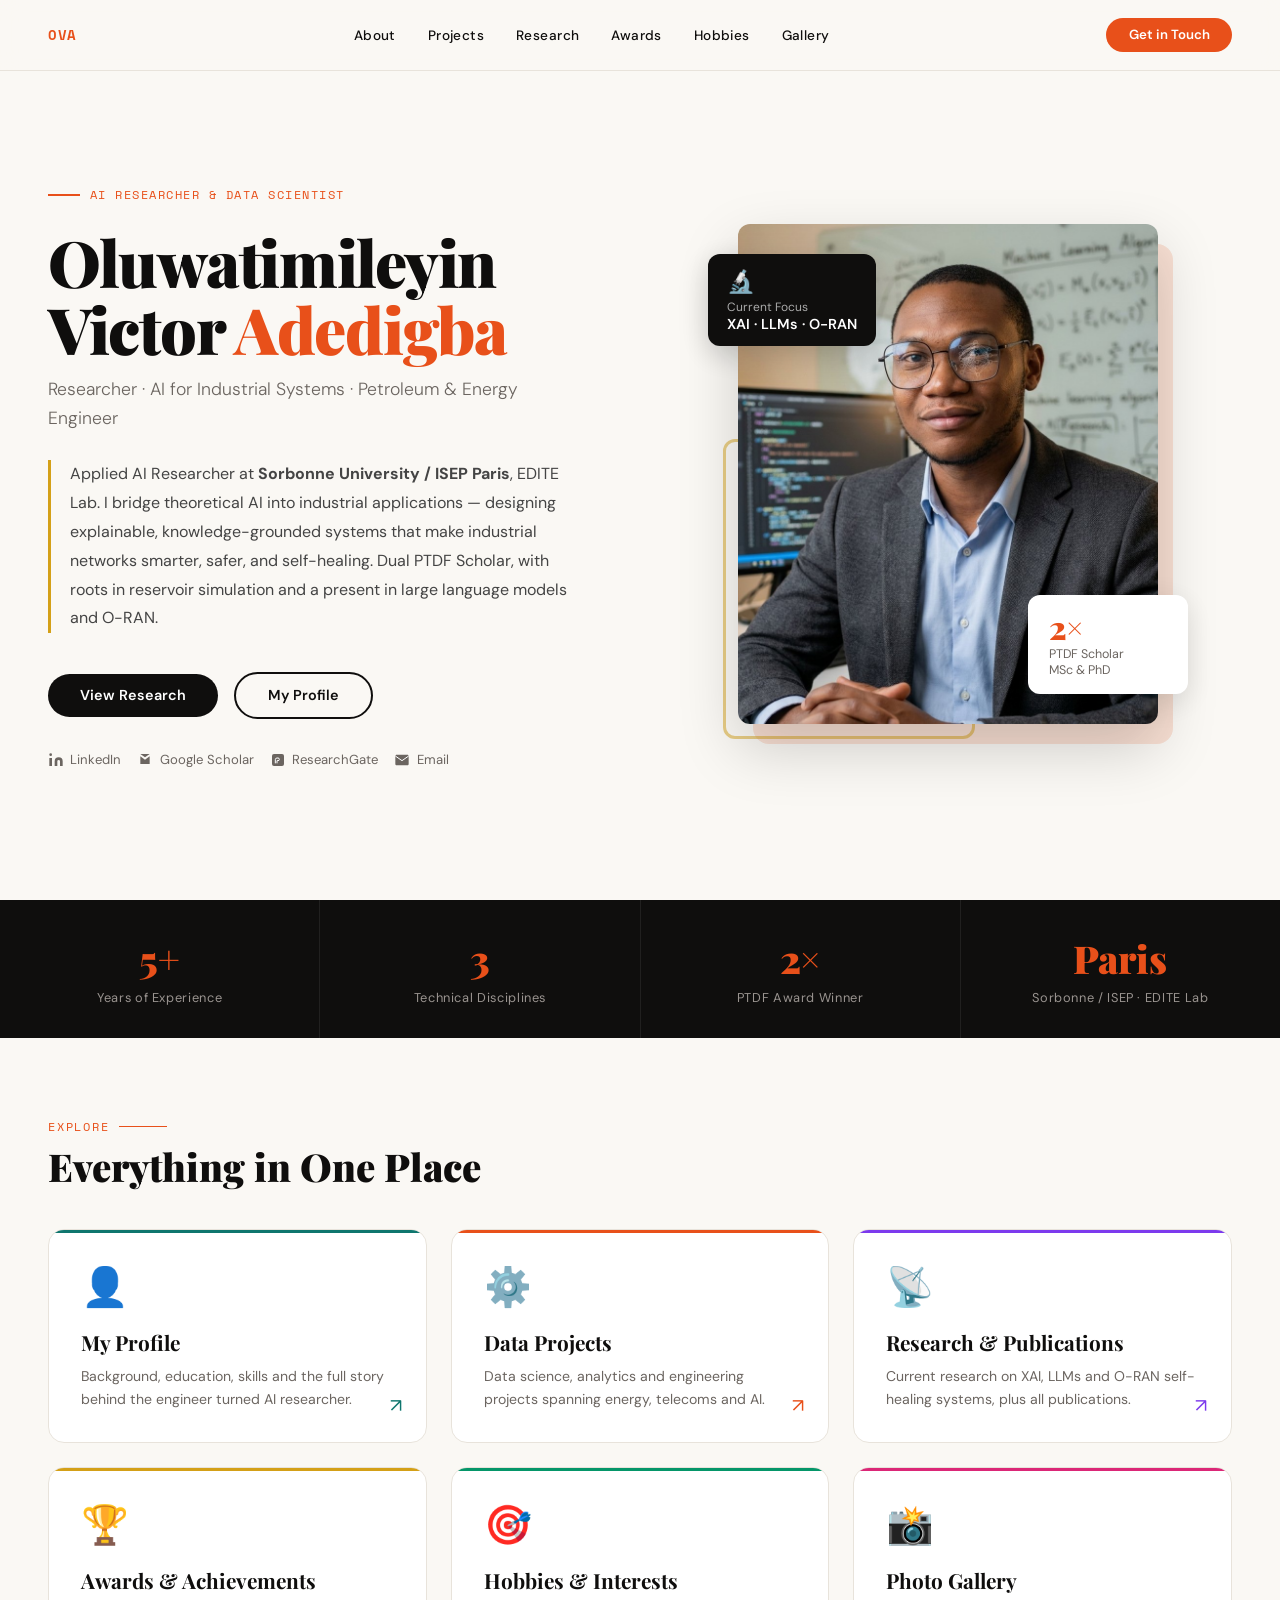
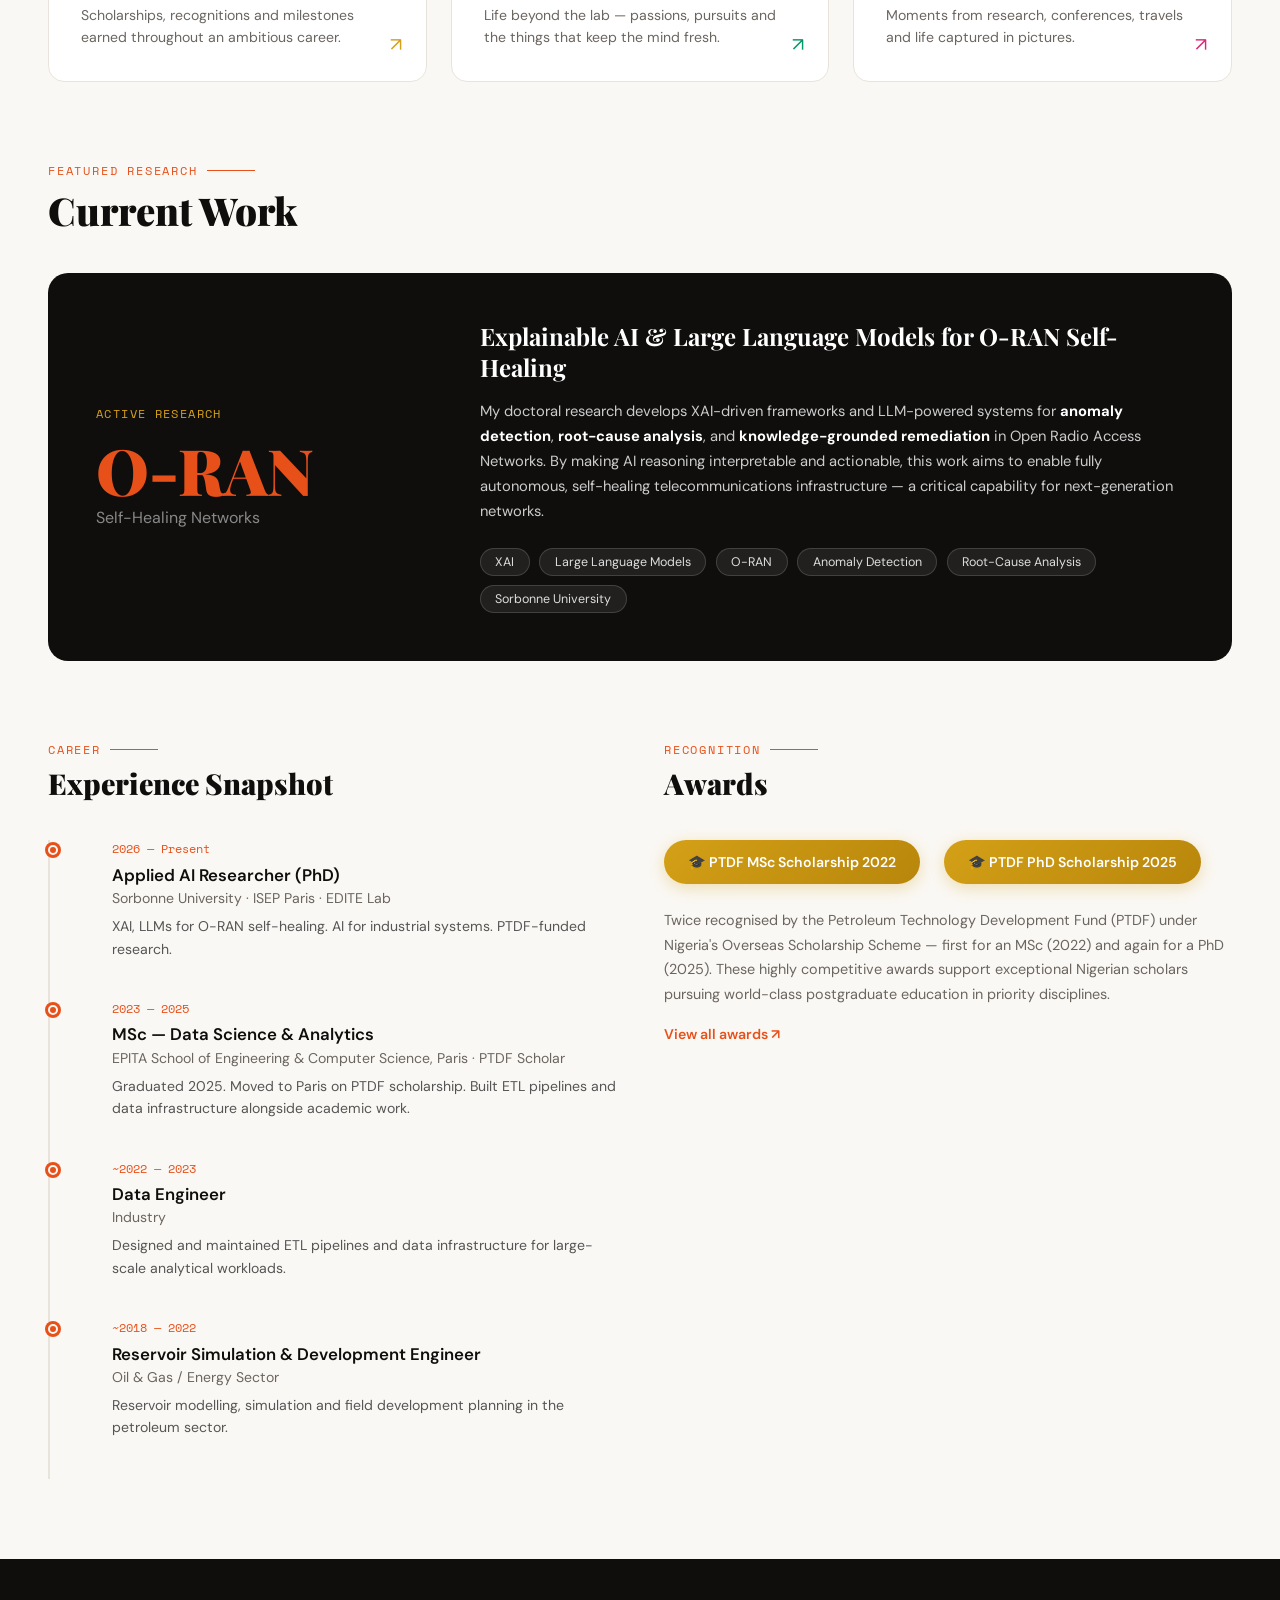
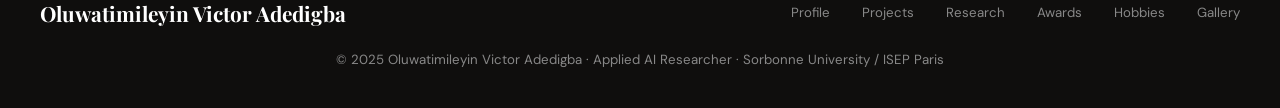
<file: index.html>
<!DOCTYPE html>
<html lang="en">
<head>
  <meta charset="UTF-8">
  <meta name="viewport" content="width=device-width, initial-scale=1.0">
  <title>Oluwatimileyin Victor Adedigba — AI Researcher & Data Scientist</title>
  <link rel="preconnect" href="https://fonts.googleapis.com">
  <link href="https://fonts.googleapis.com/css2?family=Playfair+Display:wght@700;900&family=DM+Sans:wght@300;400;500;600&family=Space+Mono:wght@400;700&display=swap" rel="stylesheet">
  <style>
    :root {
      --ink: #0f0e0d;
      --cream: #faf8f4;
      --accent: #e8501a;
      --gold: #d4a017;
      --teal: #0f766e;
      --mid: #6b6560;
      --card-bg: #ffffff;
      --border: #e8e3db;
    }
    *, *::before, *::after { box-sizing: border-box; margin: 0; padding: 0; }
    html { scroll-behavior: smooth; }
    body {
      font-family: 'DM Sans', sans-serif;
      background: var(--cream);
      color: var(--ink);
      overflow-x: hidden;
    }

    /* NAV */
    nav {
      position: fixed; top: 0; left: 0; right: 0;
      z-index: 100;
      display: flex; align-items: center; justify-content: space-between;
      padding: 1.1rem 3rem;
      background: rgba(250,248,244,0.92);
      backdrop-filter: blur(12px);
      border-bottom: 1px solid var(--border);
    }
    .nav-logo {
      font-family: 'Space Mono', monospace;
      font-size: 0.85rem; font-weight: 700;
      color: var(--accent); letter-spacing: 0.05em;
      text-decoration: none;
    }
    .nav-links { display: flex; gap: 2rem; list-style: none; }
    .nav-links a {
      font-size: 0.85rem; font-weight: 500; color: var(--ink);
      text-decoration: none; letter-spacing: 0.03em;
      transition: color 0.2s;
    }
    .nav-links a:hover { color: var(--accent); }
    .nav-cta {
      background: var(--accent); color: #fff;
      padding: 0.55rem 1.4rem; border-radius: 2rem;
      font-size: 0.83rem; font-weight: 600; text-decoration: none;
      transition: background 0.2s, transform 0.15s;
    }
    .nav-cta:hover { background: #c43e10; transform: translateY(-1px); }

    /* HERO */
    .hero {
      min-height: 100vh;
      display: grid; grid-template-columns: 1fr 1fr;
      align-items: center;
      padding: 7rem 3rem 4rem;
      gap: 3rem;
      max-width: 1300px; margin: 0 auto;
    }
    .hero-text { padding-right: 2rem; }
    .hero-eyebrow {
      display: inline-flex; align-items: center; gap: 0.6rem;
      font-family: 'Space Mono', monospace;
      font-size: 0.78rem; letter-spacing: 0.12em;
      color: var(--accent); text-transform: uppercase;
      margin-bottom: 1.5rem;
    }
    .hero-eyebrow::before {
      content: ''; display: block;
      width: 2rem; height: 2px; background: var(--accent);
    }
    .hero-name {
      font-family: 'Playfair Display', serif;
      font-size: clamp(2.8rem, 5vw, 4.5rem);
      font-weight: 900; line-height: 1.05;
      letter-spacing: -0.02em;
      margin-bottom: 0.8rem;
    }
    .hero-name span { color: var(--accent); }
    .hero-title {
      font-family: 'DM Sans', sans-serif;
      font-size: 1.1rem; font-weight: 300; color: var(--mid);
      margin-bottom: 1.8rem; line-height: 1.6;
    }
    .hero-bio {
      font-size: 1rem; line-height: 1.8; color: #444; max-width: 520px;
      margin-bottom: 2.4rem; border-left: 3px solid var(--gold);
      padding-left: 1.2rem;
    }
    .hero-actions { display: flex; gap: 1rem; flex-wrap: wrap; align-items: center; }
    .btn-primary {
      background: var(--ink); color: #fff;
      padding: 0.8rem 2rem; border-radius: 3rem;
      font-weight: 600; font-size: 0.9rem;
      text-decoration: none; transition: all 0.2s;
    }
    .btn-primary:hover { background: var(--accent); transform: translateY(-2px); }
    .btn-outline {
      border: 2px solid var(--ink); color: var(--ink);
      padding: 0.8rem 2rem; border-radius: 3rem;
      font-weight: 600; font-size: 0.9rem;
      text-decoration: none; transition: all 0.2s;
    }
    .btn-outline:hover { border-color: var(--accent); color: var(--accent); }
    .hero-socials {
      display: flex; gap: 1rem; margin-top: 2rem; align-items: center;
    }
    .hero-socials a {
      display: flex; align-items: center; gap: 0.4rem;
      font-size: 0.82rem; color: var(--mid); text-decoration: none;
      transition: color 0.2s;
    }
    .hero-socials a:hover { color: var(--accent); }

    /* HERO IMAGE */
    .hero-image-wrap {
      position: relative; display: flex; justify-content: center;
    }
    .hero-photo-frame {
      position: relative; width: 420px; height: 500px;
    }
    .hero-photo-bg {
      position: absolute; top: 20px; right: -15px;
      width: 100%; height: 100%;
      background: var(--accent); border-radius: 16px;
      opacity: 0.15;
    }
    .hero-photo-accent {
      position: absolute; bottom: -15px; left: -15px;
      width: 60%; height: 60%;
      border: 3px solid var(--gold); border-radius: 12px;
      opacity: 0.5;
    }
    .hero-photo {
      position: relative; z-index: 2;
      width: 100%; height: 100%;
      object-fit: cover; border-radius: 12px;
      box-shadow: 0 24px 60px rgba(0,0,0,0.18);
    }
    .hero-badge {
      position: absolute; z-index: 3; bottom: 30px; right: -30px;
      background: var(--card-bg);
      border-radius: 12px; padding: 1rem 1.3rem;
      box-shadow: 0 8px 30px rgba(0,0,0,0.12);
      min-width: 160px;
    }
    .hero-badge .badge-num {
      font-family: 'Playfair Display', serif;
      font-size: 2rem; font-weight: 900; color: var(--accent);
      line-height: 1;
    }
    .hero-badge .badge-label {
      font-size: 0.78rem; color: var(--mid); margin-top: 0.2rem;
    }
    .hero-badge2 {
      position: absolute; z-index: 3; top: 30px; left: -30px;
      background: var(--ink);
      border-radius: 12px; padding: 0.8rem 1.2rem;
      box-shadow: 0 8px 30px rgba(0,0,0,0.2);
    }
    .hero-badge2 .b2-icon { font-size: 1.4rem; }
    .hero-badge2 .b2-text { font-size: 0.75rem; color: #aaa; margin-top: 0.2rem; }
    .hero-badge2 .b2-val { font-size: 0.9rem; color: #fff; font-weight: 600; }

    /* STATS ROW */
    .stats-row {
      background: var(--ink); color: #fff;
      display: flex; gap: 0; overflow: hidden;
    }
    .stat-item {
      flex: 1; padding: 2rem 2.5rem; text-align: center;
      border-right: 1px solid rgba(255,255,255,0.08);
    }
    .stat-item:last-child { border-right: none; }
    .stat-num {
      font-family: 'Playfair Display', serif;
      font-size: 2.4rem; font-weight: 900; color: var(--accent);
    }
    .stat-label {
      font-size: 0.8rem; color: #9a9490; margin-top: 0.3rem; letter-spacing: 0.05em;
    }

    /* SECTIONS */
    .section {
      padding: 5rem 3rem;
      max-width: 1300px; margin: 0 auto;
    }
    .section-label {
      font-family: 'Space Mono', monospace;
      font-size: 0.75rem; letter-spacing: 0.15em; text-transform: uppercase;
      color: var(--accent); margin-bottom: 0.6rem;
      display: flex; align-items: center; gap: 0.6rem;
    }
    .section-label::after {
      content: ''; flex: 1; max-width: 3rem; height: 1px; background: var(--accent);
    }
    .section-title {
      font-family: 'Playfair Display', serif;
      font-size: clamp(1.8rem, 3vw, 2.6rem); font-weight: 900;
      margin-bottom: 2.5rem; line-height: 1.15;
    }

    /* PAGES GRID */
    .pages-grid {
      display: grid;
      grid-template-columns: repeat(3, 1fr);
      gap: 1.5rem;
    }
    .page-card {
      background: var(--card-bg);
      border: 1px solid var(--border);
      border-radius: 16px; padding: 2rem;
      text-decoration: none; color: var(--ink);
      transition: all 0.25s;
      position: relative; overflow: hidden;
    }
    .page-card::before {
      content: ''; position: absolute; top: 0; left: 0; right: 0;
      height: 3px;
      background: var(--card-accent, var(--accent));
    }
    .page-card:hover {
      transform: translateY(-5px);
      box-shadow: 0 16px 40px rgba(0,0,0,0.1);
    }
    .page-card-icon {
      font-size: 2.4rem; margin-bottom: 1rem;
    }
    .page-card-title {
      font-family: 'Playfair Display', serif;
      font-size: 1.3rem; font-weight: 700; margin-bottom: 0.6rem;
    }
    .page-card-desc {
      font-size: 0.88rem; color: var(--mid); line-height: 1.6;
    }
    .page-card-arrow {
      position: absolute; bottom: 1.5rem; right: 1.5rem;
      font-size: 1.2rem; color: var(--card-accent, var(--accent));
      transition: transform 0.2s;
    }
    .page-card:hover .page-card-arrow { transform: translate(3px, -3px); }

    /* RESEARCH HIGHLIGHT */
    .research-highlight {
      background: var(--ink); color: #fff;
      border-radius: 20px; padding: 3rem;
      display: grid; grid-template-columns: 1fr 2fr; gap: 2rem;
      align-items: center; margin-top: 1rem;
    }
    .rh-label {
      font-family: 'Space Mono', monospace; font-size: 0.72rem;
      letter-spacing: 0.12em; text-transform: uppercase; color: var(--gold);
      margin-bottom: 1rem;
    }
    .rh-num {
      font-family: 'Playfair Display', serif; font-size: 4rem;
      font-weight: 900; color: var(--accent); line-height: 1;
    }
    .rh-unit { font-size: 1rem; color: #888; margin-top: 0.3rem; }
    .rh-title {
      font-family: 'Playfair Display', serif; font-size: 1.5rem;
      font-weight: 700; margin-bottom: 1rem; line-height: 1.3;
    }
    .rh-desc { font-size: 0.92rem; color: #ccc; line-height: 1.7; }
    .rh-tags { display: flex; gap: 0.6rem; flex-wrap: wrap; margin-top: 1.5rem; }
    .rh-tag {
      background: rgba(255,255,255,0.08); border: 1px solid rgba(255,255,255,0.15);
      border-radius: 2rem; padding: 0.3rem 0.9rem;
      font-size: 0.78rem; color: #ddd;
    }

    /* EXPERIENCE TIMELINE */
    .timeline {
      position: relative; padding-left: 2rem;
    }
    .timeline::before {
      content: ''; position: absolute; left: 0; top: 0; bottom: 0;
      width: 2px; background: var(--border);
    }
    .timeline-item {
      position: relative; padding: 0 0 2.5rem 2rem;
    }
    .timeline-item::before {
      content: ''; position: absolute; left: -2rem;
      top: 0.3rem; width: 10px; height: 10px; border-radius: 50%;
      background: var(--accent); border: 2px solid var(--cream);
      box-shadow: 0 0 0 3px var(--accent);
    }
    .timeline-date {
      font-family: 'Space Mono', monospace; font-size: 0.75rem;
      color: var(--accent); margin-bottom: 0.4rem;
    }
    .timeline-role {
      font-weight: 600; font-size: 1.05rem; margin-bottom: 0.2rem;
    }
    .timeline-org {
      font-size: 0.88rem; color: var(--mid); margin-bottom: 0.5rem;
    }
    .timeline-desc { font-size: 0.88rem; color: #555; line-height: 1.6; }

    /* AWARDS */
    .awards-row {
      display: flex; gap: 1.5rem; flex-wrap: wrap; margin-top: 0.5rem;
    }
    .award-pill {
      display: flex; align-items: center; gap: 0.8rem;
      background: linear-gradient(135deg, var(--gold), #b8860b);
      color: #fff; border-radius: 50px; padding: 0.8rem 1.5rem;
      font-size: 0.88rem; font-weight: 600;
      box-shadow: 0 4px 15px rgba(212,160,23,0.3);
    }

    /* FOOTER */
    footer {
      background: var(--ink); color: #888;
      text-align: center; padding: 2.5rem;
      font-size: 0.83rem;
    }
    footer a { color: var(--accent); text-decoration: none; }
    footer .footer-top {
      display: flex; justify-content: space-between; align-items: center;
      max-width: 1200px; margin: 0 auto 1.5rem; flex-wrap: wrap; gap: 1rem;
    }
    .footer-name {
      font-family: 'Playfair Display', serif; font-size: 1.3rem;
      font-weight: 700; color: #fff;
    }
    .footer-links { display: flex; gap: 2rem; list-style: none; }
    .footer-links a { color: #888; text-decoration: none; font-size: 0.83rem; }
    .footer-links a:hover { color: var(--accent); }

    /* HAMBURGER — mobile */
    .nav-toggle { display: none; cursor: pointer; background: none; border: none; }
    .nav-toggle span {
      display: block; width: 22px; height: 2px; background: var(--ink);
      margin: 4px 0; transition: all 0.3s;
    }

    /* ANIMATIONS */
    @keyframes fadeUp {
      from { opacity: 0; transform: translateY(24px); }
      to   { opacity: 1; transform: translateY(0); }
    }
    .hero-text > * { animation: fadeUp 0.7s ease both; }
    .hero-eyebrow  { animation-delay: 0.1s; }
    .hero-name     { animation-delay: 0.2s; }
    .hero-title    { animation-delay: 0.3s; }
    .hero-bio      { animation-delay: 0.4s; }
    .hero-actions  { animation-delay: 0.5s; }
    .hero-socials  { animation-delay: 0.6s; }

    /* RESPONSIVE */
    @media (max-width: 900px) {
      nav { padding: 1rem 1.5rem; }
      .nav-links, .nav-cta { display: none; }
      .nav-toggle { display: block; }
      .hero { grid-template-columns: 1fr; text-align: center; padding: 6rem 1.5rem 3rem; }
      .hero-text { padding-right: 0; }
      .hero-bio { border-left: none; padding-left: 0; border-top: 3px solid var(--gold); padding-top: 1rem; }
      .hero-actions { justify-content: center; }
      .hero-socials { justify-content: center; }
      .hero-image-wrap { order: -1; }
      .hero-photo-frame { width: 280px; height: 330px; }
      .hero-badge { right: -10px; bottom: 10px; }
      .hero-badge2 { display: none; }
      .pages-grid { grid-template-columns: 1fr 1fr; }
      .stats-row { flex-wrap: wrap; }
      .stat-item { flex: 0 0 50%; border-right: none; border-bottom: 1px solid rgba(255,255,255,0.08); }
      .research-highlight { grid-template-columns: 1fr; }
      .section { padding: 3rem 1.5rem; }
    }
    @media (max-width: 520px) {
      .pages-grid { grid-template-columns: 1fr; }
      .stat-item { flex: 0 0 100%; }
    }
  </style>
</head>
<body>

<!-- NAVIGATION -->
<nav>
  <a href="index.html" class="nav-logo">OVA</a>
  <ul class="nav-links">
    <li><a href="profile.html">About</a></li>
    <li><a href="projects.html">Projects</a></li>
    <li><a href="research.html">Research</a></li>
    <li><a href="awards.html">Awards</a></li>
    <li><a href="hobbies.html">Hobbies</a></li>
    <li><a href="photos.html">Gallery</a></li>
  </ul>
  <a href="mailto:timelvic@live.co.uk" class="nav-cta">Get in Touch</a>
  <button class="nav-toggle" aria-label="Menu">
    <span></span><span></span><span></span>
  </button>
</nav>

<!-- HERO -->
<main>
  <section class="hero" aria-label="Hero section">
    <div class="hero-text">
      <div class="hero-eyebrow">AI Researcher &amp; Data Scientist</div>
      <h1 class="hero-name">
        Oluwatimileyin<br>Victor <span>Adedigba</span>
      </h1>
      <p class="hero-title">Researcher · AI for Industrial Systems · Petroleum &amp; Energy Engineer</p>
      <p class="hero-bio">
        Applied AI Researcher at <strong>Sorbonne University / ISEP Paris</strong>, EDITE Lab. 
        I bridge theoretical AI into industrial applications — designing 
        explainable, knowledge-grounded systems that make industrial networks smarter, 
        safer, and self-healing. Dual PTDF Scholar, with roots in reservoir simulation 
        and a present in large language models and O-RAN.
      </p>
      <div class="hero-actions">
        <a href="research.html" class="btn-primary">View Research</a>
        <a href="profile.html" class="btn-outline">My Profile</a>
      </div>
      <div class="hero-socials">
        <a href="https://www.linkedin.com/in/victor-adedigba/" target="_blank">
          <svg width="16" height="16" viewBox="0 0 24 24" fill="currentColor"><path d="M16 8a6 6 0 0 1 6 6v7h-4v-7a2 2 0 0 0-2-2 2 2 0 0 0-2 2v7h-4v-7a6 6 0 0 1 6-6zM2 9h4v12H2z"/><circle cx="4" cy="4" r="2"/></svg>
          LinkedIn
        </a>
        <a href="https://scholar.google.com/citations?hl=en&user=VD_4vW0AAAAJ" target="_blank">
          <svg width="16" height="16" viewBox="0 0 24 24" fill="currentColor"><path d="M5 3l7 5 7-5H5zm9 7l5-3.5V18H5V6.5L10 10l2 1.5L14 10z"/></svg>
          Google Scholar
        </a>
        <a href="https://www.researchgate.net/profile/Oluwatimileyin-Adedigba" target="_blank">
          <svg width="16" height="16" viewBox="0 0 24 24" fill="currentColor"><rect x="3" y="3" width="18" height="18" rx="3"/><path d="M8 17v-5.5A2.5 2.5 0 0 1 10.5 9H12a2 2 0 0 1 0 4h-1.5V17" fill="none" stroke="#fff" stroke-width="1.5"/></svg>
          ResearchGate
        </a>
        <a href="mailto:timelvic@live.co.uk">
          <svg width="16" height="16" viewBox="0 0 24 24" fill="currentColor"><path d="M4 4h16c1.1 0 2 .9 2 2v12c0 1.1-.9 2-2 2H4c-1.1 0-2-.9-2-2V6c0-1.1.9-2 2-2z"/><polyline points="22,6 12,13 2,6" fill="none" stroke="white" stroke-width="1.5"/></svg>
          Email
        </a>
      </div>
    </div>

    <div class="hero-image-wrap">
      <div class="hero-photo-frame">
        <div class="hero-photo-bg"></div>
        <div class="hero-photo-accent"></div>
        <img src="[data-uri]" alt="Oluwatimileyin Victor Adedigba" class="hero-photo">
        <div class="hero-badge">
          <div class="badge-num">2×</div>
          <div class="badge-label">PTDF Scholar<br>MSc &amp; PhD</div>
        </div>
        <div class="hero-badge2">
          <div class="b2-icon">🔬</div>
          <div class="b2-text">Current Focus</div>
          <div class="b2-val">XAI · LLMs · O-RAN</div>
        </div>
      </div>
    </div>
  </section>
</main>

<!-- STATS -->
<div class="stats-row">
  <div class="stat-item">
    <div class="stat-num">5+</div>
    <div class="stat-label">Years of Experience</div>
  </div>
  <div class="stat-item">
    <div class="stat-num">3</div>
    <div class="stat-label">Technical Disciplines</div>
  </div>
  <div class="stat-item">
    <div class="stat-num">2×</div>
    <div class="stat-label">PTDF Award Winner</div>
  </div>
  <div class="stat-item">
    <div class="stat-num">Paris</div>
    <div class="stat-label">Sorbonne / ISEP · EDITE Lab</div>
  </div>
</div>

<!-- EXPLORE SECTIONS -->
<section class="section">
  <div class="section-label">Explore</div>
  <h2 class="section-title">Everything in One Place</h2>
  <div class="pages-grid">
    <a href="profile.html" class="page-card" style="--card-accent: #0f766e;">
      <div class="page-card-icon">👤</div>
      <div class="page-card-title">My Profile</div>
      <div class="page-card-desc">Background, education, skills and the full story behind the engineer turned AI researcher.</div>
      <div class="page-card-arrow">↗</div>
    </a>
    <a href="projects.html" class="page-card" style="--card-accent: #e8501a;">
      <div class="page-card-icon">⚙️</div>
      <div class="page-card-title">Data Projects</div>
      <div class="page-card-desc">Data science, analytics and engineering projects spanning energy, telecoms and AI.</div>
      <div class="page-card-arrow">↗</div>
    </a>
    <a href="research.html" class="page-card" style="--card-accent: #7c3aed;">
      <div class="page-card-icon">📡</div>
      <div class="page-card-title">Research &amp; Publications</div>
      <div class="page-card-desc">Current research on XAI, LLMs and O-RAN self-healing systems, plus all publications.</div>
      <div class="page-card-arrow">↗</div>
    </a>
    <a href="awards.html" class="page-card" style="--card-accent: #d4a017;">
      <div class="page-card-icon">🏆</div>
      <div class="page-card-title">Awards &amp; Achievements</div>
      <div class="page-card-desc">Scholarships, recognitions and milestones earned throughout an ambitious career.</div>
      <div class="page-card-arrow">↗</div>
    </a>
    <a href="hobbies.html" class="page-card" style="--card-accent: #059669;">
      <div class="page-card-icon">🎯</div>
      <div class="page-card-title">Hobbies &amp; Interests</div>
      <div class="page-card-desc">Life beyond the lab — passions, pursuits and the things that keep the mind fresh.</div>
      <div class="page-card-arrow">↗</div>
    </a>
    <a href="photos.html" class="page-card" style="--card-accent: #db2777;">
      <div class="page-card-icon">📸</div>
      <div class="page-card-title">Photo Gallery</div>
      <div class="page-card-desc">Moments from research, conferences, travels and life captured in pictures.</div>
      <div class="page-card-arrow">↗</div>
    </a>
  </div>
</section>

<!-- RESEARCH HIGHLIGHT -->
<section class="section" style="padding-top:0;">
  <div class="section-label">Featured Research</div>
  <h2 class="section-title">Current Work</h2>
  <div class="research-highlight">
    <div>
      <div class="rh-label">Active Research</div>
      <div class="rh-num">O-RAN</div>
      <div class="rh-unit">Self-Healing Networks</div>
    </div>
    <div>
      <div class="rh-title">Explainable AI &amp; Large Language Models for O-RAN Self-Healing</div>
      <div class="rh-desc">
        My doctoral research develops XAI-driven frameworks and LLM-powered systems for 
        <strong style="color:#fff;">anomaly detection</strong>, 
        <strong style="color:#fff;">root-cause analysis</strong>, and 
        <strong style="color:#fff;">knowledge-grounded remediation</strong> in Open Radio Access Networks. 
        By making AI reasoning interpretable and actionable, this work aims to enable fully 
        autonomous, self-healing telecommunications infrastructure — a critical capability 
        for next-generation networks.
      </div>
      <div class="rh-tags">
        <span class="rh-tag">XAI</span>
        <span class="rh-tag">Large Language Models</span>
        <span class="rh-tag">O-RAN</span>
        <span class="rh-tag">Anomaly Detection</span>
        <span class="rh-tag">Root-Cause Analysis</span>
        <span class="rh-tag">Sorbonne University</span>
      </div>
    </div>
  </div>
</section>

<!-- EXPERIENCE SNAPSHOT -->
<section class="section" style="padding-top:0;">
  <div style="display:grid; grid-template-columns:1fr 1fr; gap:3rem; align-items:start; flex-wrap:wrap;">
    <div>
      <div class="section-label">Career</div>
      <h2 class="section-title" style="font-size:1.8rem;">Experience Snapshot</h2>
      <div class="timeline">
        <div class="timeline-item">
          <div class="timeline-date">2026 — Present</div>
          <div class="timeline-role">Applied AI Researcher (PhD)</div>
          <div class="timeline-org">Sorbonne University · ISEP Paris · EDITE Lab</div>
          <div class="timeline-desc">XAI, LLMs for O-RAN self-healing. AI for industrial systems. PTDF-funded research.</div>
        </div>
        <div class="timeline-item">
          <div class="timeline-date">2023 — 2025</div>
          <div class="timeline-role">MSc — Data Science &amp; Analytics</div>
          <div class="timeline-org">EPITA School of Engineering &amp; Computer Science, Paris · PTDF Scholar</div>
          <div class="timeline-desc">Graduated 2025. Moved to Paris on PTDF scholarship. Built ETL pipelines and data infrastructure alongside academic work.</div>
        </div>
        <div class="timeline-item">
          <div class="timeline-date">~2022 — 2023</div>
          <div class="timeline-role">Data Engineer</div>
          <div class="timeline-org">Industry</div>
          <div class="timeline-desc">Designed and maintained ETL pipelines and data infrastructure for large-scale analytical workloads.</div>
        </div>
        <div class="timeline-item">
          <div class="timeline-date">~2018 — 2022</div>
          <div class="timeline-role">Reservoir Simulation &amp; Development Engineer</div>
          <div class="timeline-org">Oil &amp; Gas / Energy Sector</div>
          <div class="timeline-desc">Reservoir modelling, simulation and field development planning in the petroleum sector.</div>
        </div>
      </div>
    </div>
    <div>
      <div class="section-label">Recognition</div>
      <h2 class="section-title" style="font-size:1.8rem;">Awards</h2>
      <div class="awards-row">
        <div class="award-pill">
          🎓 PTDF MSc Scholarship 2022
        </div>
        <div class="award-pill">
          🎓 PTDF PhD Scholarship 2025
        </div>
      </div>
      <p style="margin-top:1.5rem; font-size:0.9rem; color:var(--mid); line-height:1.7;">
        Twice recognised by the Petroleum Technology Development Fund (PTDF) under Nigeria's 
        Overseas Scholarship Scheme — first for an MSc (2022) and again for a PhD (2025). 
        These highly competitive awards support exceptional Nigerian scholars pursuing world-class 
        postgraduate education in priority disciplines.
      </p>
      <a href="awards.html" style="display:inline-flex;align-items:center;gap:0.4rem;margin-top:1.2rem;font-size:0.88rem;color:var(--accent);font-weight:600;text-decoration:none;">
        View all awards ↗
      </a>
    </div>
  </div>
</section>

<!-- FOOTER -->
<footer>
  <div class="footer-top">
    <span class="footer-name">Oluwatimileyin Victor Adedigba</span>
    <ul class="footer-links">
      <li><a href="profile.html">Profile</a></li>
      <li><a href="projects.html">Projects</a></li>
      <li><a href="research.html">Research</a></li>
      <li><a href="awards.html">Awards</a></li>
      <li><a href="hobbies.html">Hobbies</a></li>
      <li><a href="photos.html">Gallery</a></li>
    </ul>
  </div>
  <p>© 2025 Oluwatimileyin Victor Adedigba · Applied AI Researcher · Sorbonne University / ISEP Paris</p>
</footer>

<script>
  // Hamburger toggle
  const toggle = document.querySelector('.nav-toggle');
  const navLinks = document.querySelector('.nav-links');
  toggle.addEventListener('click', () => {
    navLinks.style.display = navLinks.style.display === 'flex' ? 'none' : 'flex';
    navLinks.style.flexDirection = 'column';
    navLinks.style.position = 'absolute';
    navLinks.style.top = '100%';
    navLinks.style.left = '0';
    navLinks.style.right = '0';
    navLinks.style.background = 'var(--cream)';
    navLinks.style.padding = '1rem 2rem';
    navLinks.style.borderBottom = '1px solid var(--border)';
  });

  // Intersection observer for card animations
  const cards = document.querySelectorAll('.page-card, .timeline-item, .award-pill');
  const obs = new IntersectionObserver((entries) => {
    entries.forEach(e => {
      if (e.isIntersecting) {
        e.target.style.opacity = '1';
        e.target.style.transform = 'translateY(0)';
      }
    });
  }, { threshold: 0.1 });
  cards.forEach(c => {
    c.style.opacity = '0';
    c.style.transform = 'translateY(20px)';
    c.style.transition = 'opacity 0.5s ease, transform 0.5s ease';
    obs.observe(c);
  });
</script>
</body>
</html>
</file>
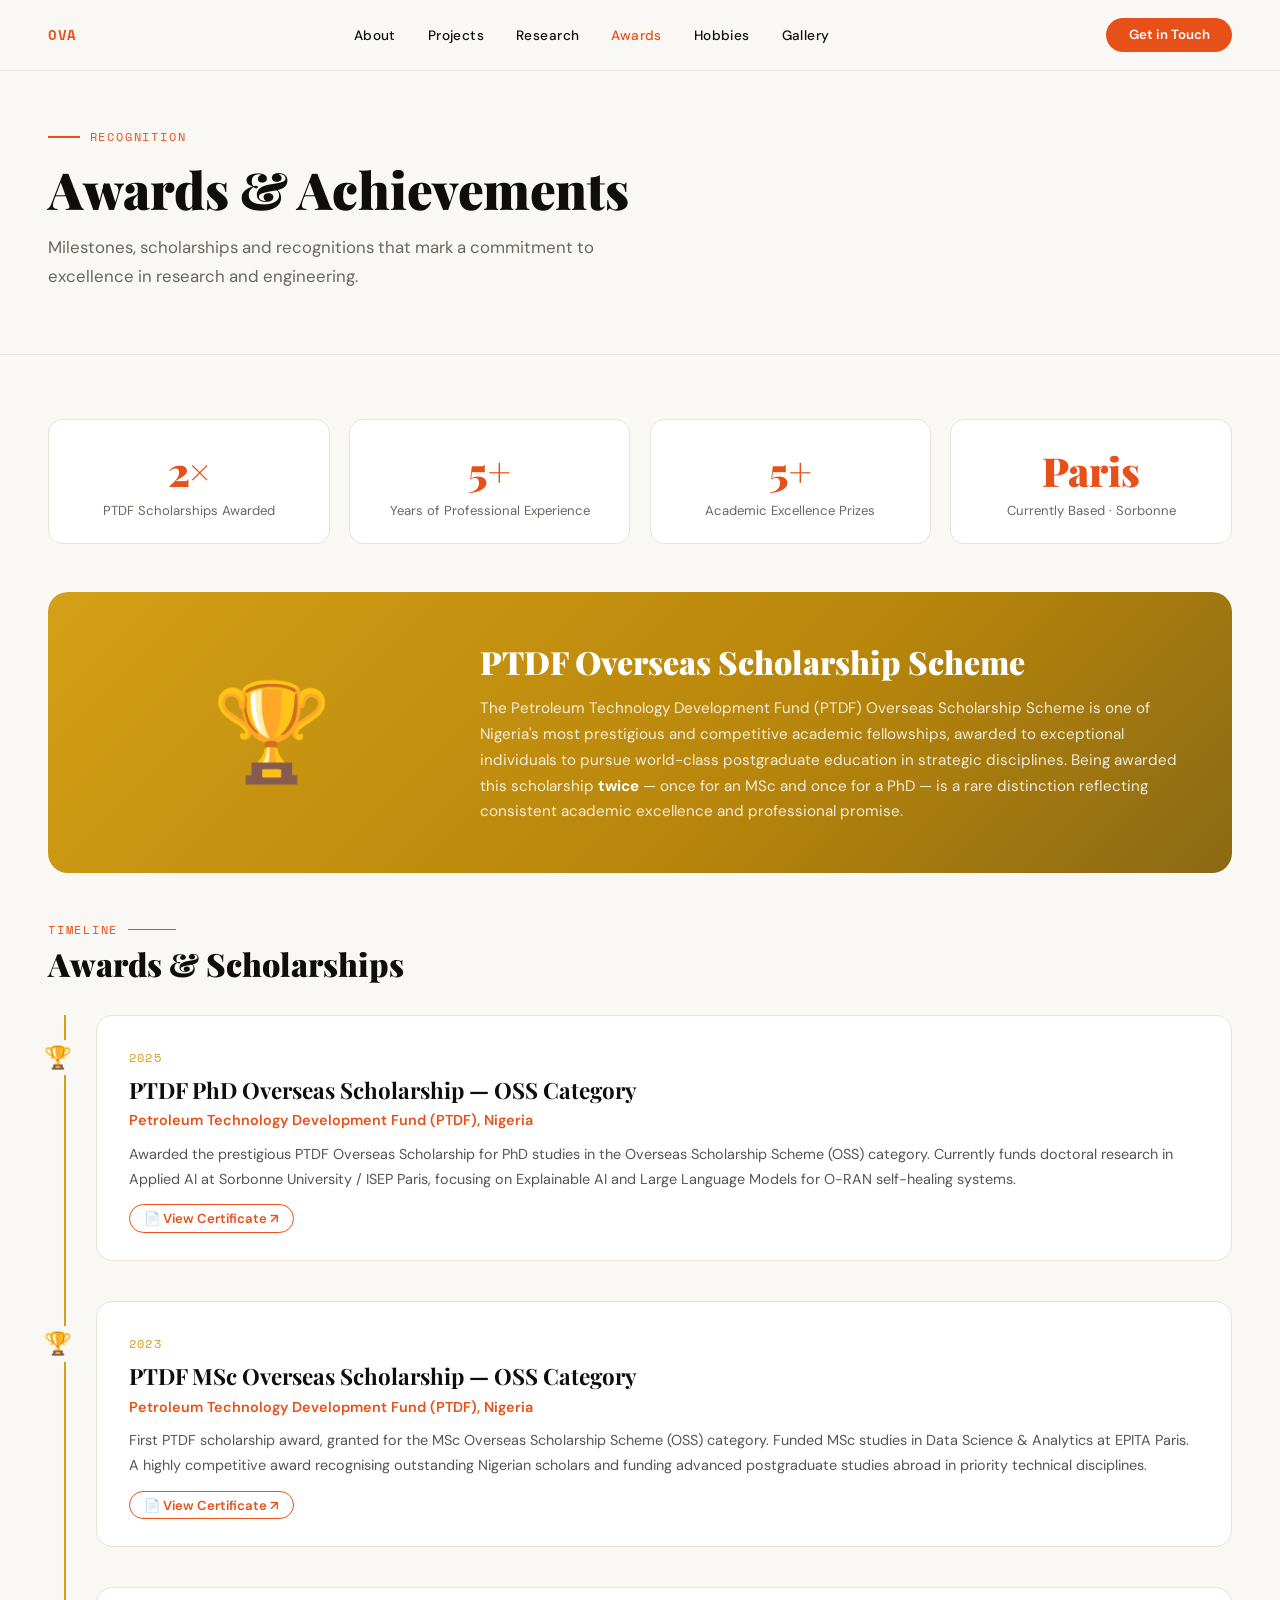
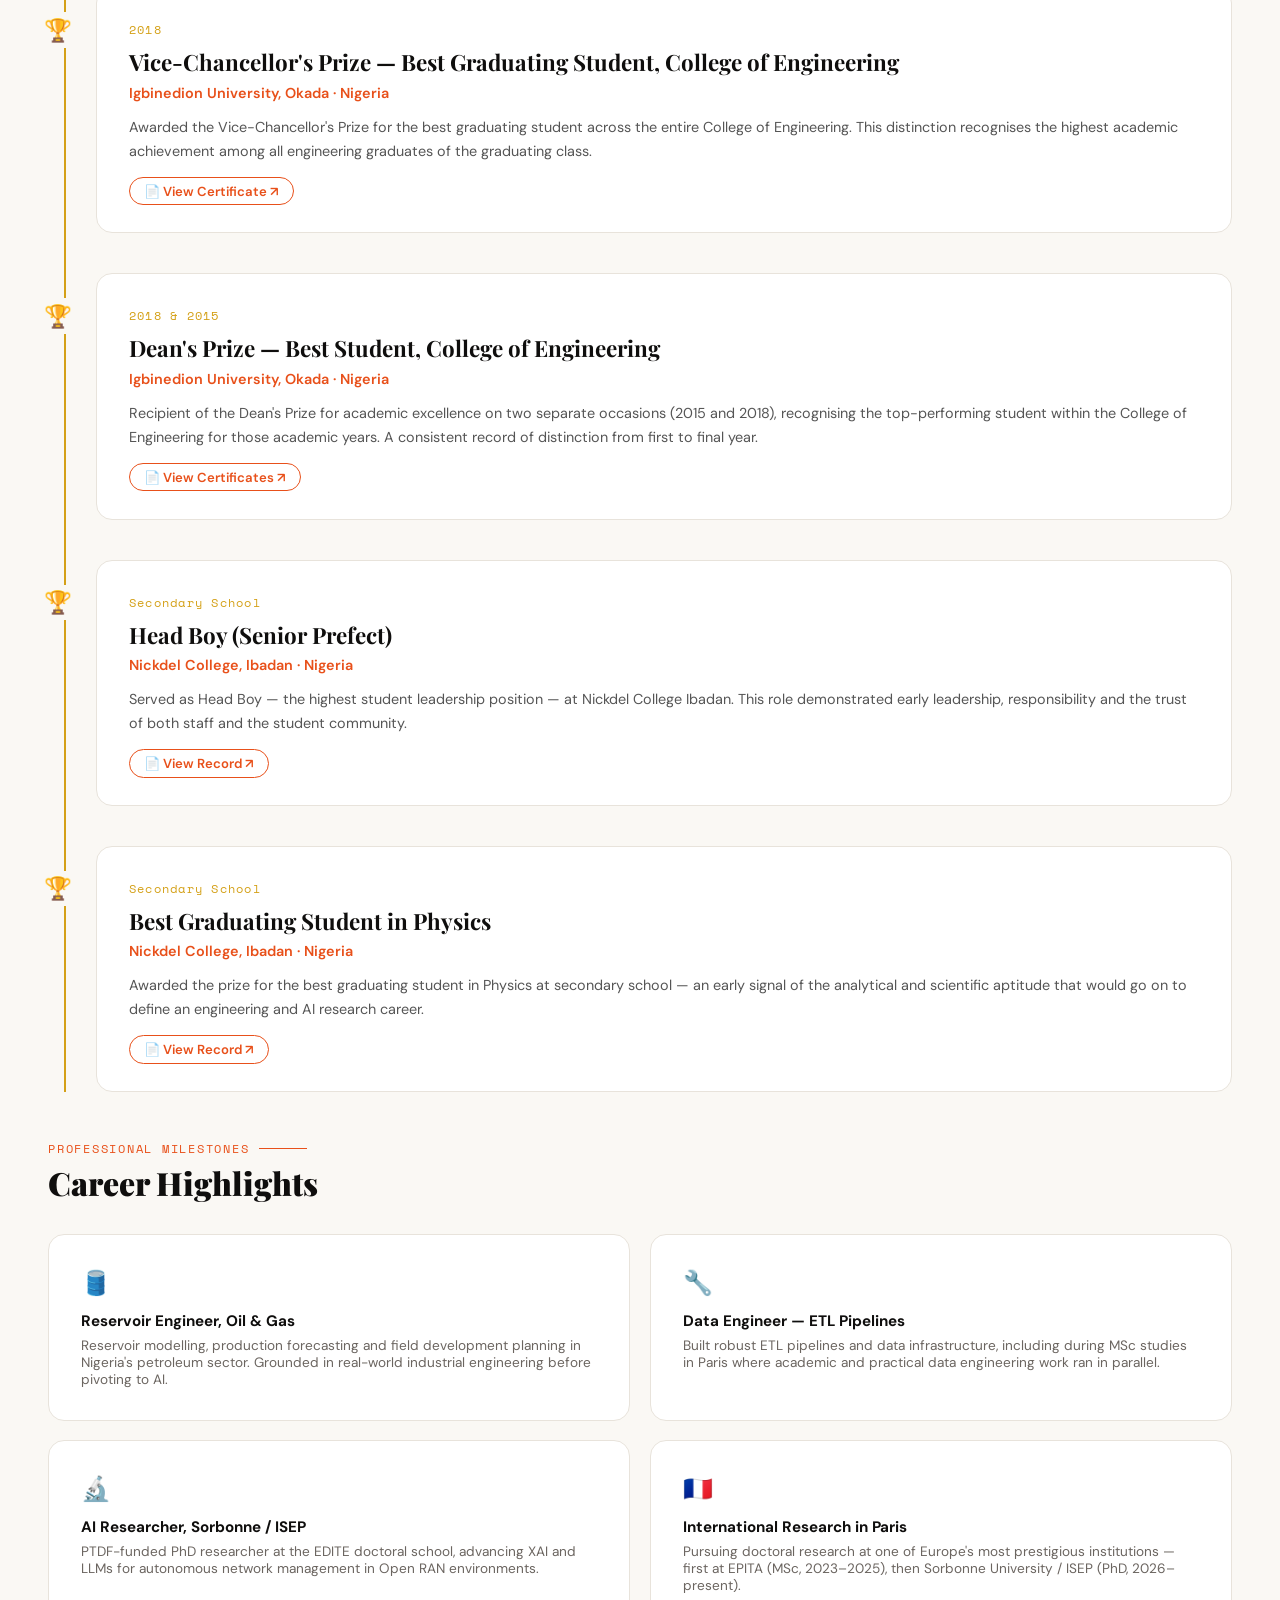
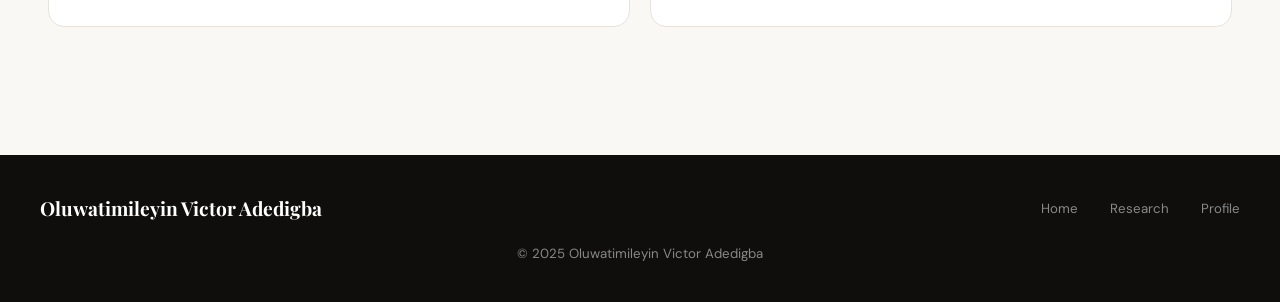
<file: awards.html>
<!DOCTYPE html>
<html lang="en">
<head>
  <meta charset="UTF-8">
  <meta name="viewport" content="width=device-width, initial-scale=1.0">
  <title>Awards — Oluwatimileyin Victor Adedigba</title>
  <link rel="preconnect" href="https://fonts.googleapis.com">
  <link href="https://fonts.googleapis.com/css2?family=Playfair+Display:wght@700;900&family=DM+Sans:wght@300;400;500;600&family=Space+Mono:wght@400;700&display=swap" rel="stylesheet">
  <link rel="stylesheet" href="shared.css">
  <style>
    .award-hero {
      background: linear-gradient(135deg, #d4a017 0%, #b8860b 60%, #8b6914 100%);
      border-radius: 20px; padding: 3rem; color: #fff; margin-bottom: 3rem;
      display: grid; grid-template-columns: 1fr 2fr; gap: 2rem; align-items: center;
    }
    .award-hero-icon { font-size: 6rem; text-align: center; }
    .award-hero-title { font-family: 'Playfair Display', serif; font-size: 2rem; font-weight: 900; margin-bottom: 0.8rem; }
    .award-hero-desc { font-size: 0.95rem; color: rgba(255,255,255,0.85); line-height: 1.7; }
    .awards-timeline { position: relative; padding-left: 3rem; }
    .awards-timeline::before { content: ''; position: absolute; left: 1rem; top: 0; bottom: 0; width: 2px; background: var(--gold); }
    .award-item {
      position: relative; margin-bottom: 2.5rem;
      background: var(--card-bg); border: 1px solid var(--border);
      border-radius: 16px; padding: 2rem;
    }
    .award-item::before {
      content: '🏆'; position: absolute; left: -3.5rem;
      top: 1.5rem; font-size: 1.4rem;
      background: var(--cream); padding: 0.2rem;
    }
    .award-year {
      font-family: 'Space Mono', monospace; font-size: 0.78rem;
      letter-spacing: 0.1em; color: var(--gold); margin-bottom: 0.5rem;
    }
    .award-name {
      font-family: 'Playfair Display', serif; font-size: 1.4rem;
      font-weight: 700; margin-bottom: 0.4rem;
    }
    .award-org { font-size: 0.9rem; color: var(--accent); font-weight: 600; margin-bottom: 0.8rem; }
    .award-desc { font-size: 0.9rem; color: #555; line-height: 1.7; }
    .achievement-grid {
      display: grid; grid-template-columns: repeat(4, 1fr); gap: 1.2rem;
      margin-bottom: 3rem;
    }
    .ach-card {
      background: var(--card-bg); border: 1px solid var(--border);
      border-radius: 14px; padding: 1.5rem; text-align: center;
    }
    .ach-num { font-family: 'Playfair Display', serif; font-size: 2.5rem; font-weight: 900; color: var(--accent); }
    .ach-label { font-size: 0.82rem; color: var(--mid); margin-top: 0.3rem; }
    @media (max-width: 700px) {
      .award-hero { grid-template-columns: 1fr; }
      .achievement-grid { grid-template-columns: 1fr 1fr; }
      .awards-timeline { padding-left: 2rem; }
      .award-item::before { left: -2.5rem; font-size: 1rem; }
    }
  </style>
</head>
<body>
<nav>
  <a href="index.html" class="nav-logo">OVA</a>
  <ul class="nav-links">
    <li><a href="profile.html">About</a></li>
    <li><a href="projects.html">Projects</a></li>
    <li><a href="research.html">Research</a></li>
    <li><a href="awards.html" class="active">Awards</a></li>
    <li><a href="hobbies.html">Hobbies</a></li>
    <li><a href="photos.html">Gallery</a></li>
  </ul>
  <a href="mailto:timelvic@live.co.uk" class="nav-cta">Get in Touch</a>
</nav>

<div class="page-hero">
  <div class="page-eyebrow">Recognition</div>
  <h1 class="page-title">Awards &amp; Achievements</h1>
  <p class="page-subtitle">Milestones, scholarships and recognitions that mark a commitment to excellence in research and engineering.</p>
</div>

<div class="content">

  <div class="achievement-grid">
    <div class="ach-card">
      <div class="ach-num">2×</div>
      <div class="ach-label">PTDF Scholarships Awarded</div>
    </div>
    <div class="ach-card">
      <div class="ach-num">5+</div>
      <div class="ach-label">Years of Professional Experience</div>
    </div>
    <div class="ach-card">
      <div class="ach-num">5+</div>
      <div class="ach-label">Academic Excellence Prizes</div>
    </div>
    <div class="ach-card">
      <div class="ach-num">Paris</div>
      <div class="ach-label">Currently Based · Sorbonne</div>
    </div>
  </div>

  <div class="award-hero">
    <div class="award-hero-icon">🏆</div>
    <div>
      <div class="award-hero-title">PTDF Overseas Scholarship Scheme</div>
      <div class="award-hero-desc">
        The Petroleum Technology Development Fund (PTDF) Overseas Scholarship Scheme is one of Nigeria's 
        most prestigious and competitive academic fellowships, awarded to exceptional individuals to pursue 
        world-class postgraduate education in strategic disciplines. Being awarded this scholarship 
        <strong style="color:#fff;">twice</strong> — once for an MSc and once for a PhD — is a rare distinction 
        reflecting consistent academic excellence and professional promise.
      </div>
    </div>
  </div>

  <div class="section-label">Timeline</div>
  <h2 class="section-title">Awards & Scholarships</h2>

  <div class="awards-timeline">

    <div class="award-item">
      <div class="award-year">2025</div>
      <div class="award-name">PTDF PhD Overseas Scholarship — OSS Category</div>
      <div class="award-org">Petroleum Technology Development Fund (PTDF), Nigeria</div>
      <div class="award-desc">
        Awarded the prestigious PTDF Overseas Scholarship for PhD studies in the Overseas Scholarship Scheme (OSS) 
        category. Currently funds doctoral research in Applied AI at Sorbonne University / ISEP Paris, focusing 
        on Explainable AI and Large Language Models for O-RAN self-healing systems.
      </div>
      <div style="margin-top:1rem;">
        <a href="#" style="font-size:0.82rem;color:var(--accent);text-decoration:none;font-weight:600;border:1px solid var(--accent);padding:0.3rem 0.9rem;border-radius:2rem;" title="Link to be updated">📄 View Certificate ↗</a>
      </div>
    </div>

    <div class="award-item">
      <div class="award-year">2023</div>
      <div class="award-name">PTDF MSc Overseas Scholarship — OSS Category</div>
      <div class="award-org">Petroleum Technology Development Fund (PTDF), Nigeria</div>
      <div class="award-desc">
        First PTDF scholarship award, granted for the MSc Overseas Scholarship Scheme (OSS) category. 
        Funded MSc studies in Data Science &amp; Analytics at EPITA Paris. A highly competitive award recognising 
        outstanding Nigerian scholars and funding advanced postgraduate studies abroad in priority technical disciplines.
      </div>
      <div style="margin-top:1rem;">
        <a href="#" style="font-size:0.82rem;color:var(--accent);text-decoration:none;font-weight:600;border:1px solid var(--accent);padding:0.3rem 0.9rem;border-radius:2rem;" title="Link to be updated">📄 View Certificate ↗</a>
      </div>
    </div>

    <div class="award-item">
      <div class="award-year">2018</div>
      <div class="award-name">Vice-Chancellor's Prize — Best Graduating Student, College of Engineering</div>
      <div class="award-org">Igbinedion University, Okada · Nigeria</div>
      <div class="award-desc">
        Awarded the Vice-Chancellor's Prize for the best graduating student across the entire College of Engineering. 
        This distinction recognises the highest academic achievement among all engineering graduates of the graduating class.
      </div>
      <div style="margin-top:1rem;">
        <a href="#" style="font-size:0.82rem;color:var(--accent);text-decoration:none;font-weight:600;border:1px solid var(--accent);padding:0.3rem 0.9rem;border-radius:2rem;" title="Link to be updated">📄 View Certificate ↗</a>
      </div>
    </div>

    <div class="award-item">
      <div class="award-year">2018 &amp; 2015</div>
      <div class="award-name">Dean's Prize — Best Student, College of Engineering</div>
      <div class="award-org">Igbinedion University, Okada · Nigeria</div>
      <div class="award-desc">
        Recipient of the Dean's Prize for academic excellence on two separate occasions (2015 and 2018), 
        recognising the top-performing student within the College of Engineering for those academic years. 
        A consistent record of distinction from first to final year.
      </div>
      <div style="margin-top:1rem;">
        <a href="#" style="font-size:0.82rem;color:var(--accent);text-decoration:none;font-weight:600;border:1px solid var(--accent);padding:0.3rem 0.9rem;border-radius:2rem;" title="Link to be updated">📄 View Certificates ↗</a>
      </div>
    </div>

    <div class="award-item">
      <div class="award-year">Secondary School</div>
      <div class="award-name">Head Boy (Senior Prefect)</div>
      <div class="award-org">Nickdel College, Ibadan · Nigeria</div>
      <div class="award-desc">
        Served as Head Boy — the highest student leadership position — at Nickdel College Ibadan. 
        This role demonstrated early leadership, responsibility and the trust of both staff and the student community.
      </div>
      <div style="margin-top:1rem;">
        <a href="#" style="font-size:0.82rem;color:var(--accent);text-decoration:none;font-weight:600;border:1px solid var(--accent);padding:0.3rem 0.9rem;border-radius:2rem;" title="Link to be updated">📄 View Record ↗</a>
      </div>
    </div>

    <div class="award-item">
      <div class="award-year">Secondary School</div>
      <div class="award-name">Best Graduating Student in Physics</div>
      <div class="award-org">Nickdel College, Ibadan · Nigeria</div>
      <div class="award-desc">
        Awarded the prize for the best graduating student in Physics at secondary school — an early signal 
        of the analytical and scientific aptitude that would go on to define an engineering and AI research career.
      </div>
      <div style="margin-top:1rem;">
        <a href="#" style="font-size:0.82rem;color:var(--accent);text-decoration:none;font-weight:600;border:1px solid var(--accent);padding:0.3rem 0.9rem;border-radius:2rem;" title="Link to be updated">📄 View Record ↗</a>
      </div>
    </div>

  </div>

  <div style="margin-top:3rem;">
    <div class="section-label">Professional Milestones</div>
    <h2 class="section-title">Career Highlights</h2>
    <div style="display:grid;grid-template-columns:1fr 1fr;gap:1.2rem;">
      <div class="card">
        <div style="font-size:1.5rem;margin-bottom:0.8rem;">🛢️</div>
        <div style="font-weight:700;font-size:0.95rem;margin-bottom:0.4rem;">Reservoir Engineer, Oil &amp; Gas</div>
        <div style="font-size:0.85rem;color:var(--mid);">Reservoir modelling, production forecasting and field development planning in Nigeria's petroleum sector. Grounded in real-world industrial engineering before pivoting to AI.</div>
      </div>
      <div class="card">
        <div style="font-size:1.5rem;margin-bottom:0.8rem;">🔧</div>
        <div style="font-weight:700;font-size:0.95rem;margin-bottom:0.4rem;">Data Engineer — ETL Pipelines</div>
        <div style="font-size:0.85rem;color:var(--mid);">Built robust ETL pipelines and data infrastructure, including during MSc studies in Paris where academic and practical data engineering work ran in parallel.</div>
      </div>
      <div class="card">
        <div style="font-size:1.5rem;margin-bottom:0.8rem;">🔬</div>
        <div style="font-weight:700;font-size:0.95rem;margin-bottom:0.4rem;">AI Researcher, Sorbonne / ISEP</div>
        <div style="font-size:0.85rem;color:var(--mid);">PTDF-funded PhD researcher at the EDITE doctoral school, advancing XAI and LLMs for autonomous network management in Open RAN environments.</div>
      </div>
      <div class="card">
        <div style="font-size:1.5rem;margin-bottom:0.8rem;">🇫🇷</div>
        <div style="font-weight:700;font-size:0.95rem;margin-bottom:0.4rem;">International Research in Paris</div>
        <div style="font-size:0.85rem;color:var(--mid);">Pursuing doctoral research at one of Europe's most prestigious institutions — first at EPITA (MSc, 2023–2025), then Sorbonne University / ISEP (PhD, 2026–present).</div>
      </div>
    </div>
  </div>

</div>

<footer>
  <div class="footer-top">
    <span class="footer-name">Oluwatimileyin Victor Adedigba</span>
    <ul class="footer-links">
      <li><a href="index.html">Home</a></li>
      <li><a href="research.html">Research</a></li>
      <li><a href="profile.html">Profile</a></li>
    </ul>
  </div>
  <p>© 2025 Oluwatimileyin Victor Adedigba</p>
</footer>
</body>
</html>
</file>
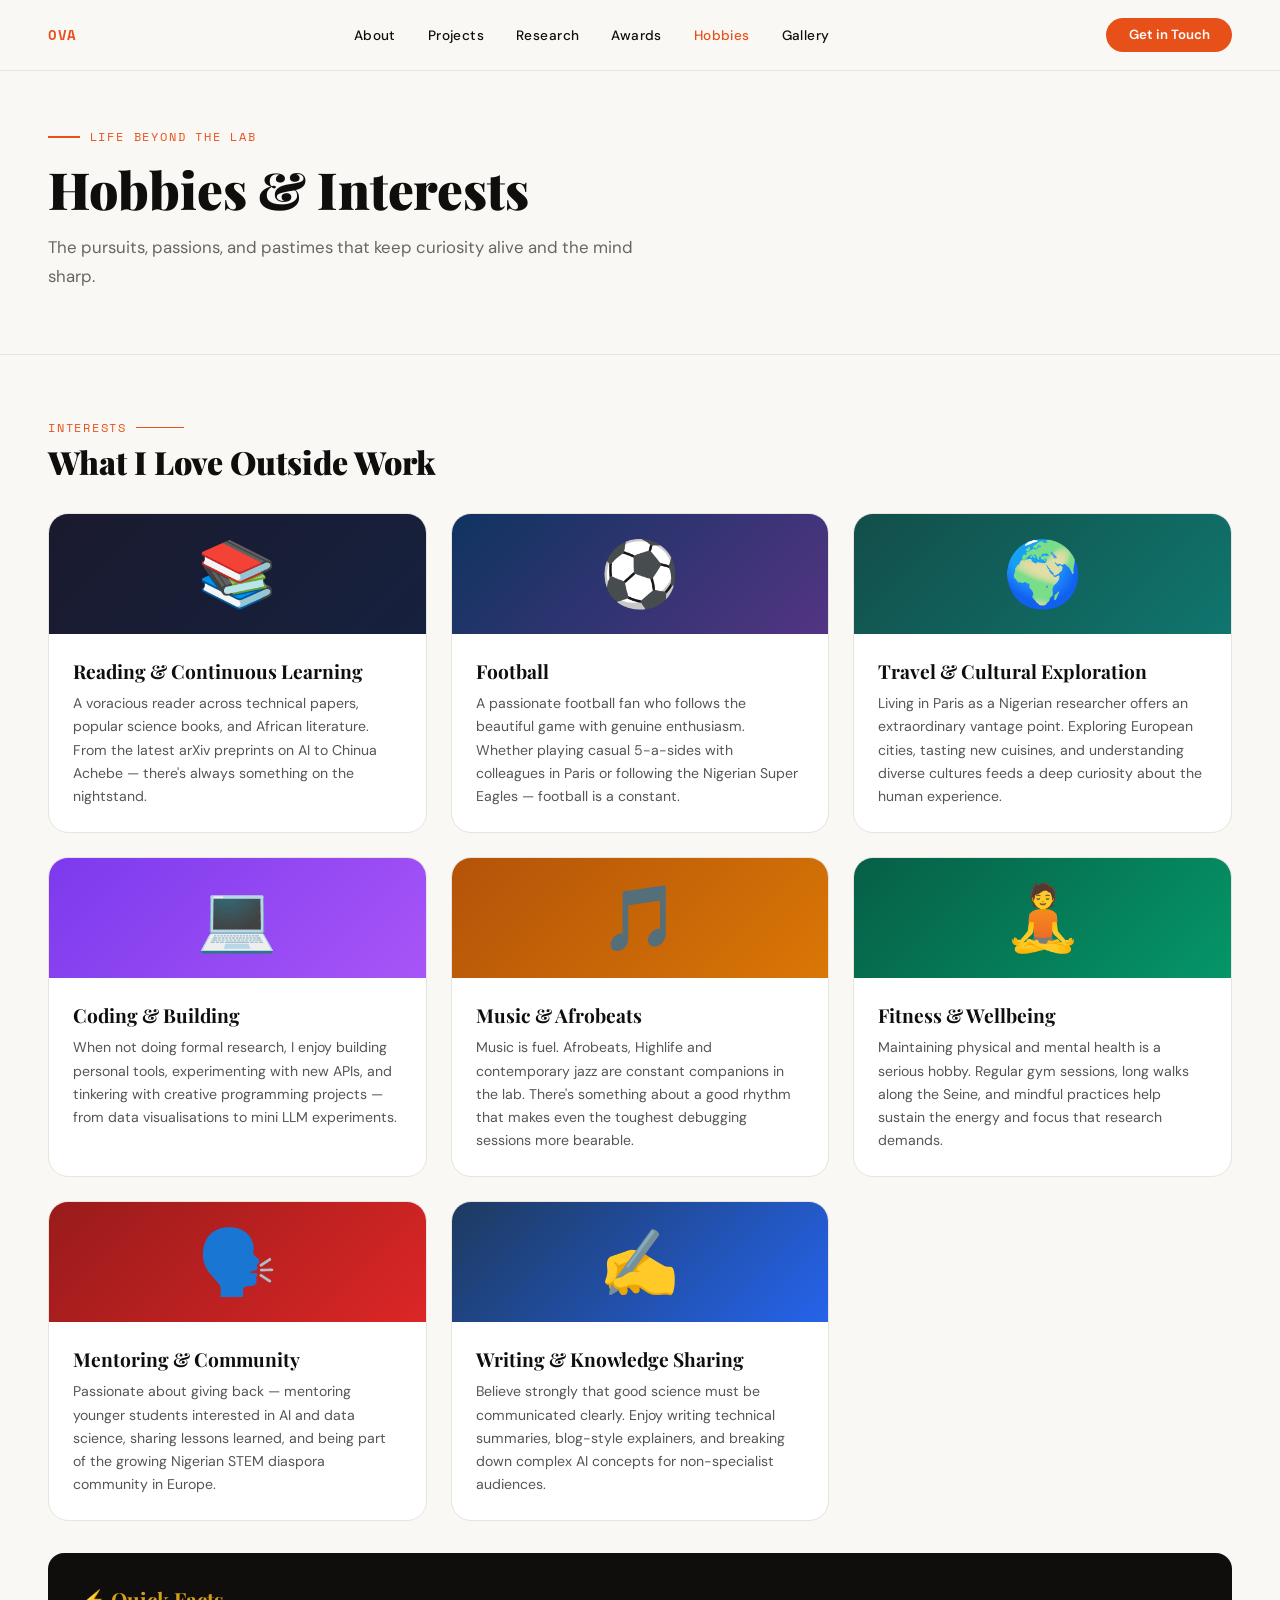
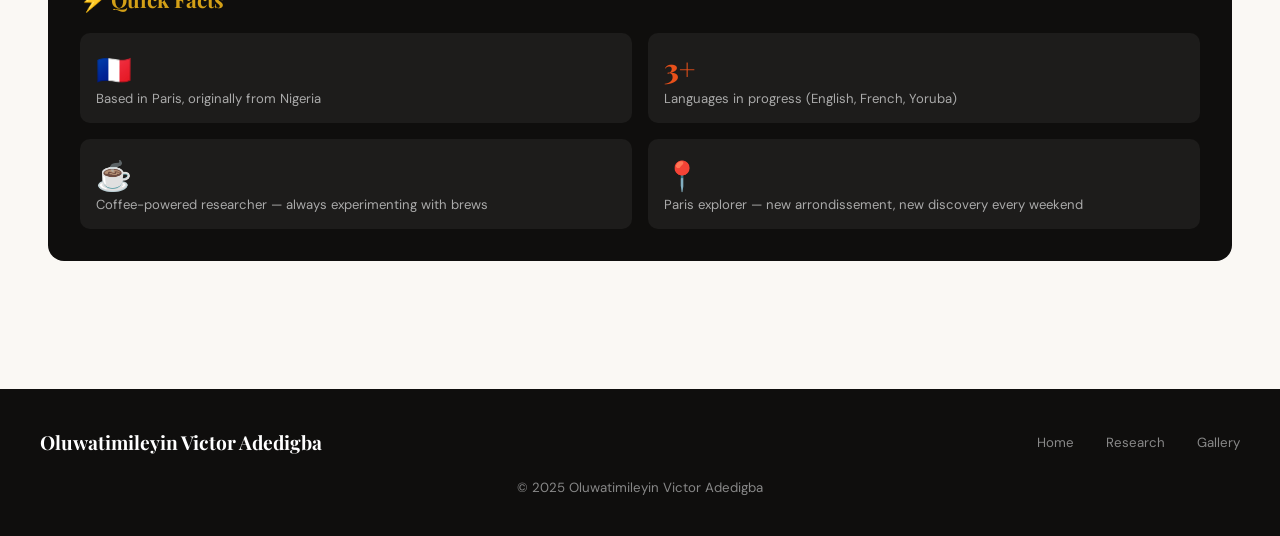
<file: hobbies.html>
<!DOCTYPE html>
<html lang="en">
<head>
  <meta charset="UTF-8">
  <meta name="viewport" content="width=device-width, initial-scale=1.0">
  <title>Hobbies — Oluwatimileyin Victor Adedigba</title>
  <link rel="preconnect" href="https://fonts.googleapis.com">
  <link href="https://fonts.googleapis.com/css2?family=Playfair+Display:wght@700;900&family=DM+Sans:wght@300;400;500;600&family=Space+Mono:wght@400;700&display=swap" rel="stylesheet">
  <link rel="stylesheet" href="shared.css">
  <style>
    .hobbies-grid { display: grid; grid-template-columns: repeat(auto-fill, minmax(300px, 1fr)); gap: 1.5rem; }
    .hobby-card {
      background: var(--card-bg); border-radius: 20px; overflow: hidden;
      border: 1px solid var(--border); transition: transform 0.25s, box-shadow 0.25s;
    }
    .hobby-card:hover { transform: translateY(-5px); box-shadow: 0 20px 50px rgba(0,0,0,0.1); }
    .hobby-banner {
      height: 120px; display: flex; align-items: center; justify-content: center;
      font-size: 4rem;
    }
    .hobby-body { padding: 1.5rem; }
    .hobby-title { font-family: 'Playfair Display', serif; font-size: 1.2rem; font-weight: 700; margin-bottom: 0.5rem; }
    .hobby-desc { font-size: 0.88rem; color: #555; line-height: 1.65; }
    .fun-fact-box {
      background: var(--ink); border-radius: 16px; padding: 2rem;
      margin-top: 2rem; color: #fff;
    }
    .fun-fact-title { font-family: 'Playfair Display', serif; font-size: 1.3rem; font-weight: 700; margin-bottom: 1.2rem; color: var(--gold); }
    .fun-facts { display: grid; grid-template-columns: 1fr 1fr; gap: 1rem; }
    .fun-fact { background: rgba(255,255,255,0.06); border-radius: 10px; padding: 1rem; }
    .fun-fact-num { font-family: 'Playfair Display', serif; font-size: 1.8rem; font-weight: 900; color: var(--accent); }
    .fun-fact-label { font-size: 0.82rem; color: #aaa; margin-top: 0.2rem; }
    @media (max-width: 700px) { .fun-facts { grid-template-columns: 1fr; } }
  </style>
</head>
<body>
<nav>
  <a href="index.html" class="nav-logo">OVA</a>
  <ul class="nav-links">
    <li><a href="profile.html">About</a></li>
    <li><a href="projects.html">Projects</a></li>
    <li><a href="research.html">Research</a></li>
    <li><a href="awards.html">Awards</a></li>
    <li><a href="hobbies.html" class="active">Hobbies</a></li>
    <li><a href="photos.html">Gallery</a></li>
  </ul>
  <a href="mailto:timelvic@live.co.uk" class="nav-cta">Get in Touch</a>
</nav>

<div class="page-hero">
  <div class="page-eyebrow">Life Beyond the Lab</div>
  <h1 class="page-title">Hobbies &amp; Interests</h1>
  <p class="page-subtitle">The pursuits, passions, and pastimes that keep curiosity alive and the mind sharp.</p>
</div>

<div class="content">
  <div class="section-label">Interests</div>
  <h2 class="section-title">What I Love Outside Work</h2>

  <div class="hobbies-grid">

    <div class="hobby-card">
      <div class="hobby-banner" style="background:linear-gradient(135deg,#1a1a2e,#16213e);">📚</div>
      <div class="hobby-body">
        <div class="hobby-title">Reading & Continuous Learning</div>
        <div class="hobby-desc">A voracious reader across technical papers, popular science books, and African literature. From the latest arXiv preprints on AI to Chinua Achebe — there's always something on the nightstand.</div>
      </div>
    </div>

    <div class="hobby-card">
      <div class="hobby-banner" style="background:linear-gradient(135deg,#0f3460,#533483);">⚽</div>
      <div class="hobby-body">
        <div class="hobby-title">Football</div>
        <div class="hobby-desc">A passionate football fan who follows the beautiful game with genuine enthusiasm. Whether playing casual 5-a-sides with colleagues in Paris or following the Nigerian Super Eagles — football is a constant.</div>
      </div>
    </div>

    <div class="hobby-card">
      <div class="hobby-banner" style="background:linear-gradient(135deg,#134e4a,#0f766e);">🌍</div>
      <div class="hobby-body">
        <div class="hobby-title">Travel & Cultural Exploration</div>
        <div class="hobby-desc">Living in Paris as a Nigerian researcher offers an extraordinary vantage point. Exploring European cities, tasting new cuisines, and understanding diverse cultures feeds a deep curiosity about the human experience.</div>
      </div>
    </div>

    <div class="hobby-card">
      <div class="hobby-banner" style="background:linear-gradient(135deg,#7c3aed,#a855f7);">💻</div>
      <div class="hobby-body">
        <div class="hobby-title">Coding & Building</div>
        <div class="hobby-desc">When not doing formal research, I enjoy building personal tools, experimenting with new APIs, and tinkering with creative programming projects — from data visualisations to mini LLM experiments.</div>
      </div>
    </div>

    <div class="hobby-card">
      <div class="hobby-banner" style="background:linear-gradient(135deg,#b45309,#d97706);">🎵</div>
      <div class="hobby-body">
        <div class="hobby-title">Music & Afrobeats</div>
        <div class="hobby-desc">Music is fuel. Afrobeats, Highlife and contemporary jazz are constant companions in the lab. There's something about a good rhythm that makes even the toughest debugging sessions more bearable.</div>
      </div>
    </div>

    <div class="hobby-card">
      <div class="hobby-banner" style="background:linear-gradient(135deg,#065f46,#059669);">🧘</div>
      <div class="hobby-body">
        <div class="hobby-title">Fitness & Wellbeing</div>
        <div class="hobby-desc">Maintaining physical and mental health is a serious hobby. Regular gym sessions, long walks along the Seine, and mindful practices help sustain the energy and focus that research demands.</div>
      </div>
    </div>

    <div class="hobby-card">
      <div class="hobby-banner" style="background:linear-gradient(135deg,#991b1b,#dc2626);">🗣️</div>
      <div class="hobby-body">
        <div class="hobby-title">Mentoring & Community</div>
        <div class="hobby-desc">Passionate about giving back — mentoring younger students interested in AI and data science, sharing lessons learned, and being part of the growing Nigerian STEM diaspora community in Europe.</div>
      </div>
    </div>

    <div class="hobby-card">
      <div class="hobby-banner" style="background:linear-gradient(135deg,#1e3a5f,#2563eb);">✍️</div>
      <div class="hobby-body">
        <div class="hobby-title">Writing & Knowledge Sharing</div>
        <div class="hobby-desc">Believe strongly that good science must be communicated clearly. Enjoy writing technical summaries, blog-style explainers, and breaking down complex AI concepts for non-specialist audiences.</div>
      </div>
    </div>

  </div>

  <div class="fun-fact-box">
    <div class="fun-fact-title">⚡ Quick Facts</div>
    <div class="fun-facts">
      <div class="fun-fact">
        <div class="fun-fact-num">🇫🇷</div>
        <div class="fun-fact-label">Based in Paris, originally from Nigeria</div>
      </div>
      <div class="fun-fact">
        <div class="fun-fact-num">3+</div>
        <div class="fun-fact-label">Languages in progress (English, French, Yoruba)</div>
      </div>
      <div class="fun-fact">
        <div class="fun-fact-num">☕</div>
        <div class="fun-fact-label">Coffee-powered researcher — always experimenting with brews</div>
      </div>
      <div class="fun-fact">
        <div class="fun-fact-num">📍</div>
        <div class="fun-fact-label">Paris explorer — new arrondissement, new discovery every weekend</div>
      </div>
    </div>
  </div>

</div>

<footer>
  <div class="footer-top">
    <span class="footer-name">Oluwatimileyin Victor Adedigba</span>
    <ul class="footer-links">
      <li><a href="index.html">Home</a></li>
      <li><a href="research.html">Research</a></li>
      <li><a href="photos.html">Gallery</a></li>
    </ul>
  </div>
  <p>© 2025 Oluwatimileyin Victor Adedigba</p>
</footer>
</body>
</html>
</file>
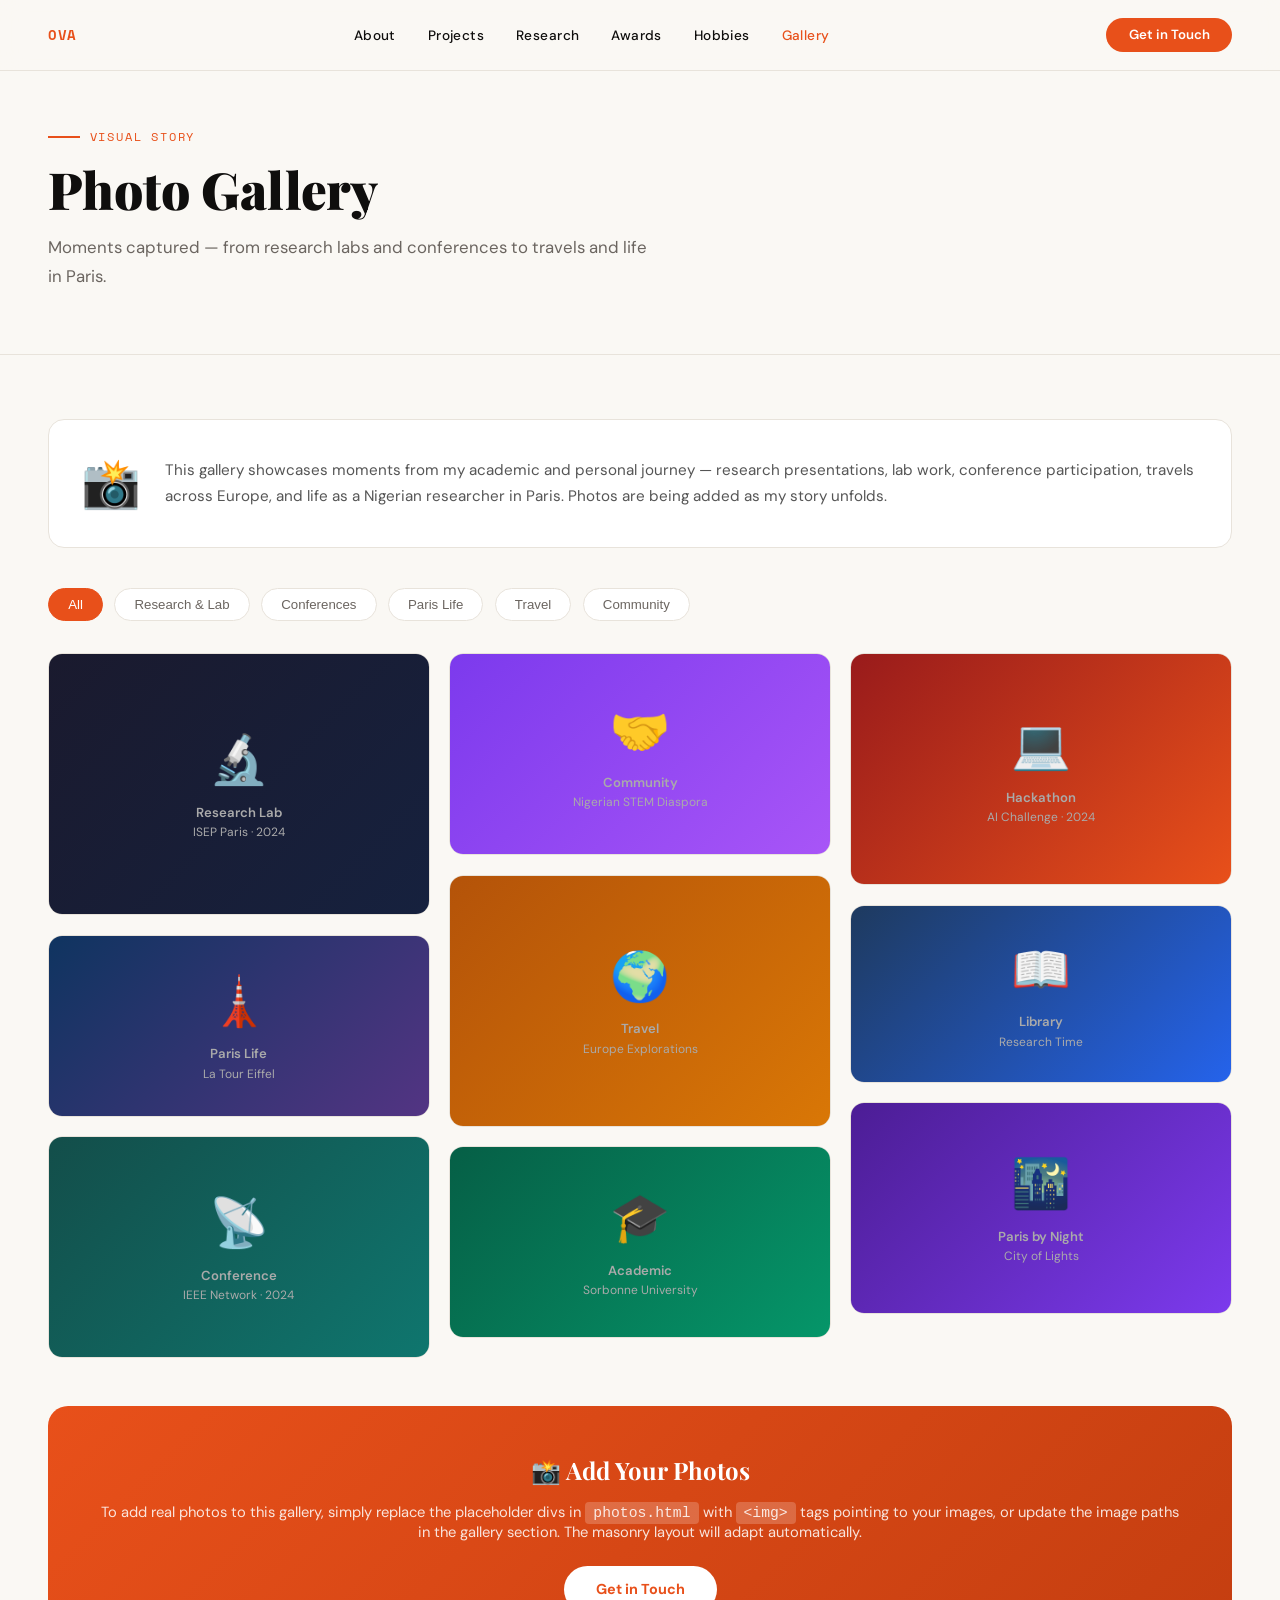
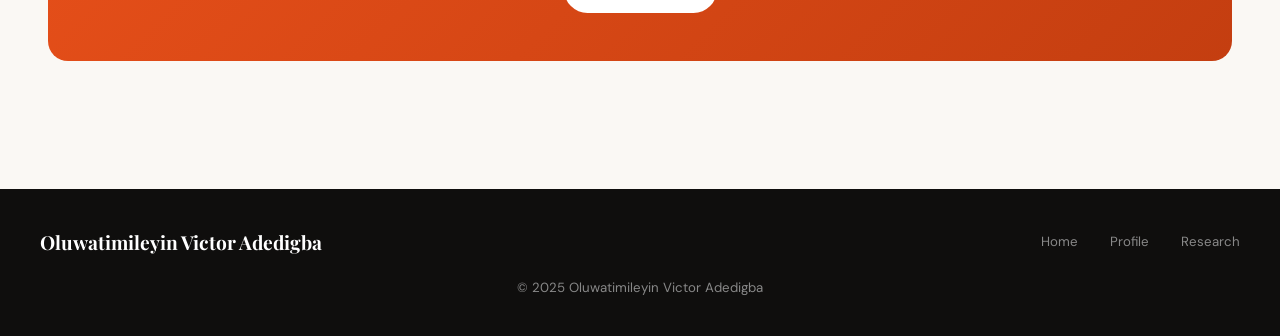
<file: photos.html>
<!DOCTYPE html>
<html lang="en">
<head>
  <meta charset="UTF-8">
  <meta name="viewport" content="width=device-width, initial-scale=1.0">
  <title>Gallery — Oluwatimileyin Victor Adedigba</title>
  <link rel="preconnect" href="https://fonts.googleapis.com">
  <link href="https://fonts.googleapis.com/css2?family=Playfair+Display:wght@700;900&family=DM+Sans:wght@300;400;500;600&family=Space+Mono:wght@400;700&display=swap" rel="stylesheet">
  <link rel="stylesheet" href="shared.css">
  <style>
    .gallery-intro {
      background: var(--card-bg); border: 1px solid var(--border);
      border-radius: 16px; padding: 2rem; margin-bottom: 2.5rem;
      display: flex; align-items: center; gap: 1.5rem;
    }
    .gallery-intro-icon { font-size: 3rem; }
    .gallery-intro-text { font-size: 0.95rem; color: #555; line-height: 1.7; }
    .gallery-categories { display: flex; gap: 0.7rem; margin-bottom: 2rem; flex-wrap: wrap; }
    .gal-cat-btn {
      padding: 0.5rem 1.2rem; border-radius: 2rem;
      border: 1.5px solid var(--border); background: var(--card-bg);
      font-size: 0.83rem; font-weight: 500; cursor: pointer;
      transition: all 0.2s; color: var(--mid);
    }
    .gal-cat-btn.active, .gal-cat-btn:hover {
      background: var(--accent); color: #fff; border-color: var(--accent);
    }
    .masonry-grid {
      columns: 3; column-gap: 1.2rem;
    }
    .gallery-item {
      break-inside: avoid; margin-bottom: 1.2rem;
      border-radius: 14px; overflow: hidden; position: relative;
      cursor: pointer; transition: transform 0.2s;
    }
    .gallery-item:hover { transform: scale(1.02); }
    .gallery-item-inner {
      background: var(--card-bg); border: 1px solid var(--border);
      border-radius: 14px; overflow: hidden;
    }
    .gallery-placeholder {
      width: 100%; display: flex; flex-direction: column;
      align-items: center; justify-content: center;
      padding: 2rem; color: var(--mid); text-align: center;
    }
    .gallery-placeholder-icon { font-size: 3rem; margin-bottom: 0.8rem; }
    .gallery-placeholder-label { font-size: 0.82rem; font-weight: 600; }
    .gallery-placeholder-sub { font-size: 0.75rem; color: #aaa; margin-top: 0.2rem; }
    .upload-cta {
      background: linear-gradient(135deg, var(--accent), #c43e10);
      border-radius: 20px; padding: 3rem; text-align: center; color: #fff;
      margin-top: 3rem;
    }
    .upload-cta h3 { font-family: 'Playfair Display', serif; font-size: 1.5rem; font-weight: 700; margin-bottom: 1rem; }
    .upload-cta p { font-size: 0.92rem; color: rgba(255,255,255,0.85); margin-bottom: 1.5rem; }
    .upload-btn {
      background: #fff; color: var(--accent); font-weight: 700;
      padding: 0.9rem 2rem; border-radius: 2rem; display: inline-block;
      text-decoration: none; font-size: 0.9rem;
    }
    @media (max-width: 700px) { .masonry-grid { columns: 2; } }
    @media (max-width: 480px) { .masonry-grid { columns: 1; } }
  </style>
</head>
<body>
<nav>
  <a href="index.html" class="nav-logo">OVA</a>
  <ul class="nav-links">
    <li><a href="profile.html">About</a></li>
    <li><a href="projects.html">Projects</a></li>
    <li><a href="research.html">Research</a></li>
    <li><a href="awards.html">Awards</a></li>
    <li><a href="hobbies.html">Hobbies</a></li>
    <li><a href="photos.html" class="active">Gallery</a></li>
  </ul>
  <a href="mailto:timelvic@live.co.uk" class="nav-cta">Get in Touch</a>
</nav>

<div class="page-hero">
  <div class="page-eyebrow">Visual Story</div>
  <h1 class="page-title">Photo Gallery</h1>
  <p class="page-subtitle">Moments captured — from research labs and conferences to travels and life in Paris.</p>
</div>

<div class="content">
  <div class="gallery-intro">
    <div class="gallery-intro-icon">📸</div>
    <div class="gallery-intro-text">
      This gallery showcases moments from my academic and personal journey — research presentations, 
      lab work, conference participation, travels across Europe, and life as a Nigerian researcher in Paris. 
      Photos are being added as my story unfolds.
    </div>
  </div>

  <div class="gallery-categories">
    <button class="gal-cat-btn active">All</button>
    <button class="gal-cat-btn">Research & Lab</button>
    <button class="gal-cat-btn">Conferences</button>
    <button class="gal-cat-btn">Paris Life</button>
    <button class="gal-cat-btn">Travel</button>
    <button class="gal-cat-btn">Community</button>
  </div>

  <div class="masonry-grid">

    <div class="gallery-item">
      <div class="gallery-item-inner">
        <div class="gallery-placeholder" style="background:linear-gradient(135deg,#1a1a2e,#16213e);min-height:260px;color:#aaa;">
          <div class="gallery-placeholder-icon">🔬</div>
          <div class="gallery-placeholder-label">Research Lab</div>
          <div class="gallery-placeholder-sub">ISEP Paris · 2024</div>
        </div>
      </div>
    </div>

    <div class="gallery-item">
      <div class="gallery-item-inner">
        <div class="gallery-placeholder" style="background:linear-gradient(135deg,#0f3460,#533483);min-height:180px;color:#aaa;">
          <div class="gallery-placeholder-icon">🗼</div>
          <div class="gallery-placeholder-label">Paris Life</div>
          <div class="gallery-placeholder-sub">La Tour Eiffel</div>
        </div>
      </div>
    </div>

    <div class="gallery-item">
      <div class="gallery-item-inner">
        <div class="gallery-placeholder" style="background:linear-gradient(135deg,#134e4a,#0f766e);min-height:220px;color:#aaa;">
          <div class="gallery-placeholder-icon">📡</div>
          <div class="gallery-placeholder-label">Conference</div>
          <div class="gallery-placeholder-sub">IEEE Network · 2024</div>
        </div>
      </div>
    </div>

    <div class="gallery-item">
      <div class="gallery-item-inner">
        <div class="gallery-placeholder" style="background:linear-gradient(135deg,#7c3aed,#a855f7);min-height:200px;color:#aaa;">
          <div class="gallery-placeholder-icon">🤝</div>
          <div class="gallery-placeholder-label">Community</div>
          <div class="gallery-placeholder-sub">Nigerian STEM Diaspora</div>
        </div>
      </div>
    </div>

    <div class="gallery-item">
      <div class="gallery-item-inner">
        <div class="gallery-placeholder" style="background:linear-gradient(135deg,#b45309,#d97706);min-height:250px;color:#aaa;">
          <div class="gallery-placeholder-icon">🌍</div>
          <div class="gallery-placeholder-label">Travel</div>
          <div class="gallery-placeholder-sub">Europe Explorations</div>
        </div>
      </div>
    </div>

    <div class="gallery-item">
      <div class="gallery-item-inner">
        <div class="gallery-placeholder" style="background:linear-gradient(135deg,#065f46,#059669);min-height:190px;color:#aaa;">
          <div class="gallery-placeholder-icon">🎓</div>
          <div class="gallery-placeholder-label">Academic</div>
          <div class="gallery-placeholder-sub">Sorbonne University</div>
        </div>
      </div>
    </div>

    <div class="gallery-item">
      <div class="gallery-item-inner">
        <div class="gallery-placeholder" style="background:linear-gradient(135deg,#991b1b,#e8501a);min-height:230px;color:#aaa;">
          <div class="gallery-placeholder-icon">💻</div>
          <div class="gallery-placeholder-label">Hackathon</div>
          <div class="gallery-placeholder-sub">AI Challenge · 2024</div>
        </div>
      </div>
    </div>

    <div class="gallery-item">
      <div class="gallery-item-inner">
        <div class="gallery-placeholder" style="background:linear-gradient(135deg,#1e3a5f,#2563eb);min-height:170px;color:#aaa;">
          <div class="gallery-placeholder-icon">📖</div>
          <div class="gallery-placeholder-label">Library</div>
          <div class="gallery-placeholder-sub">Research Time</div>
        </div>
      </div>
    </div>

    <div class="gallery-item">
      <div class="gallery-item-inner">
        <div class="gallery-placeholder" style="background:linear-gradient(135deg,#4c1d95,#7c3aed);min-height:210px;color:#aaa;">
          <div class="gallery-placeholder-icon">🌃</div>
          <div class="gallery-placeholder-label">Paris by Night</div>
          <div class="gallery-placeholder-sub">City of Lights</div>
        </div>
      </div>
    </div>

  </div>

  <div class="upload-cta">
    <h3>📸 Add Your Photos</h3>
    <p>To add real photos to this gallery, simply replace the placeholder divs in <code style="background:rgba(255,255,255,0.2);padding:0.2rem 0.5rem;border-radius:4px;">photos.html</code> with <code style="background:rgba(255,255,255,0.2);padding:0.2rem 0.5rem;border-radius:4px;">&lt;img&gt;</code> tags pointing to your images, or update the image paths in the gallery section. The masonry layout will adapt automatically.</p>
    <a href="mailto:timelvic@live.co.uk" class="upload-btn">Get in Touch</a>
  </div>

</div>

<footer>
  <div class="footer-top">
    <span class="footer-name">Oluwatimileyin Victor Adedigba</span>
    <ul class="footer-links">
      <li><a href="index.html">Home</a></li>
      <li><a href="profile.html">Profile</a></li>
      <li><a href="research.html">Research</a></li>
    </ul>
  </div>
  <p>© 2025 Oluwatimileyin Victor Adedigba</p>
</footer>
</body>
</html>
</file>
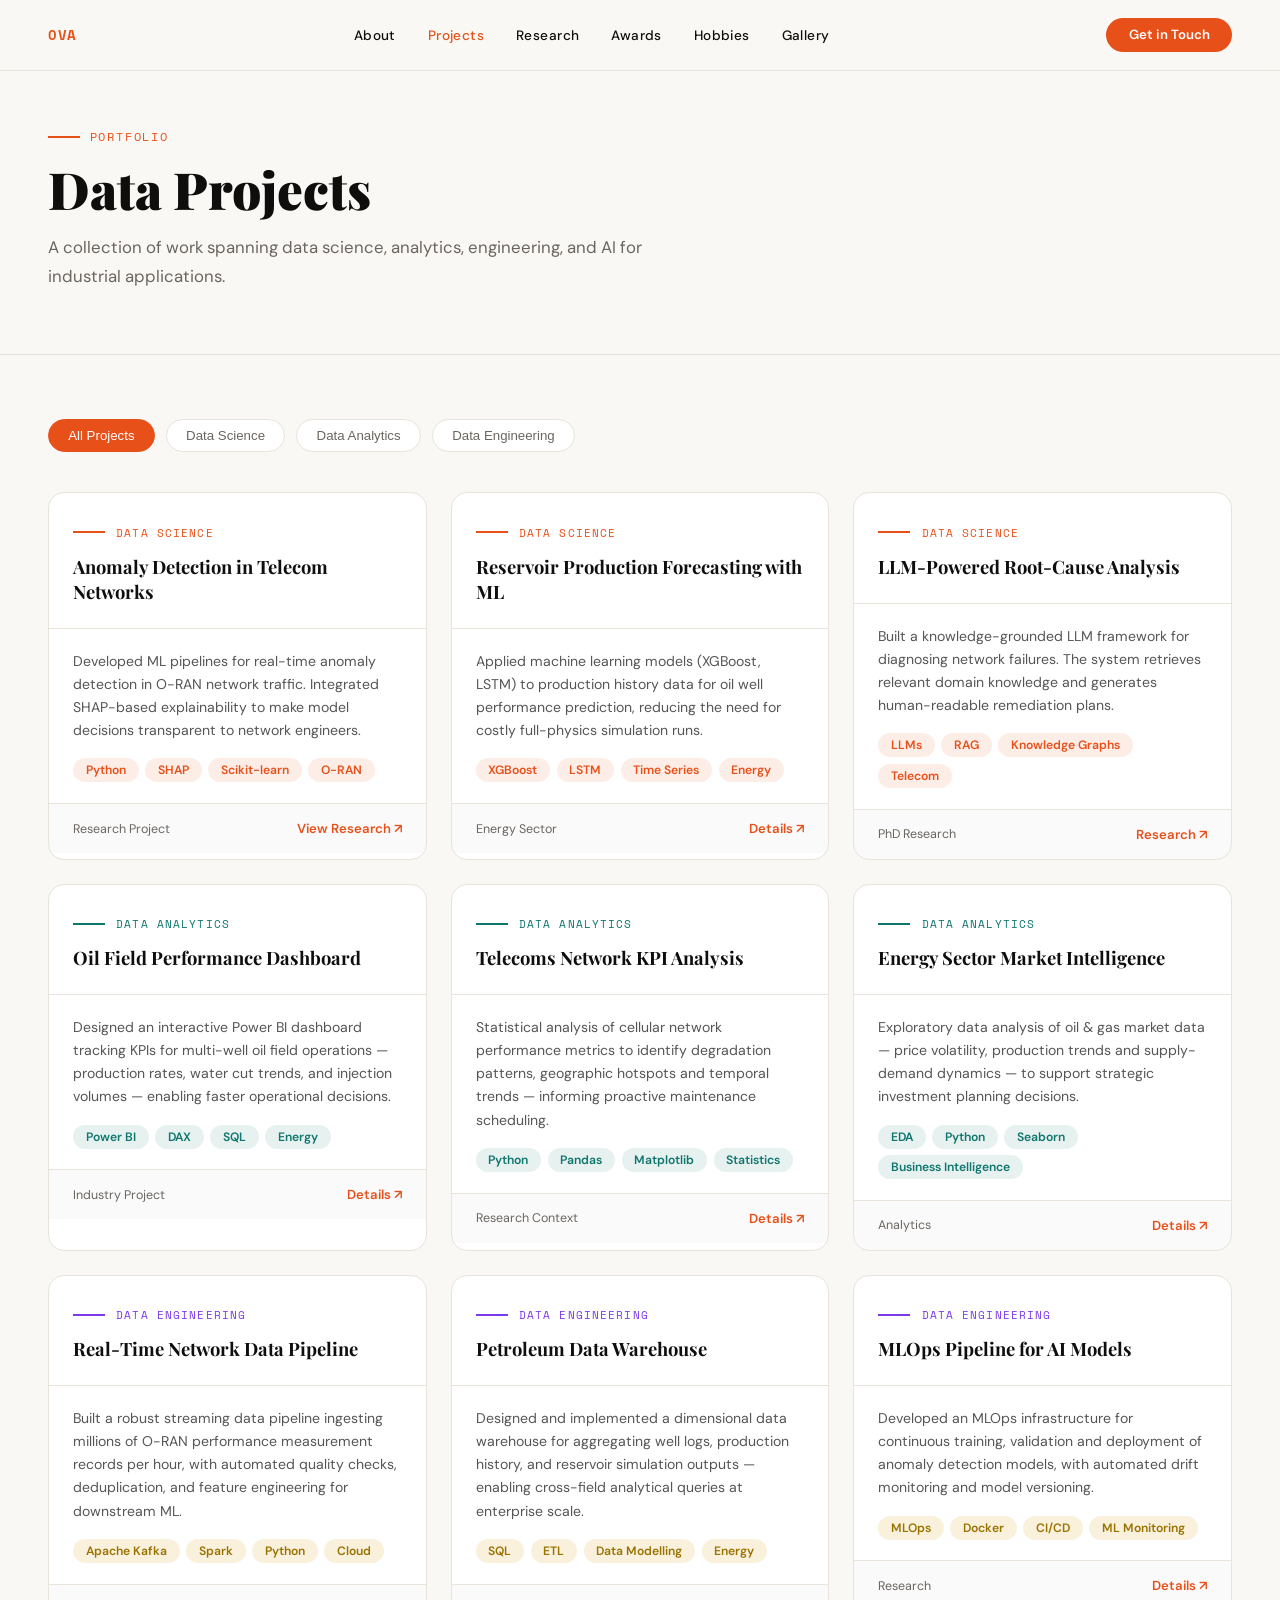
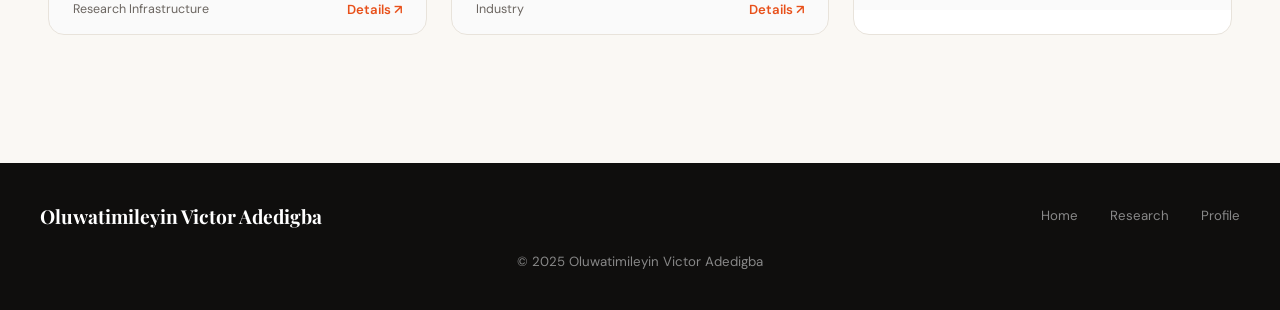
<file: projects.html>
<!DOCTYPE html>
<html lang="en">
<head>
  <meta charset="UTF-8">
  <meta name="viewport" content="width=device-width, initial-scale=1.0">
  <title>Projects — Oluwatimileyin Victor Adedigba</title>
  <link rel="preconnect" href="https://fonts.googleapis.com">
  <link href="https://fonts.googleapis.com/css2?family=Playfair+Display:wght@700;900&family=DM+Sans:wght@300;400;500;600&family=Space+Mono:wght@400;700&display=swap" rel="stylesheet">
  <link rel="stylesheet" href="shared.css">
  <style>
    .filter-bar { display: flex; gap: 0.7rem; margin-bottom: 2.5rem; flex-wrap: wrap; }
    .filter-btn {
      padding: 0.5rem 1.2rem; border-radius: 2rem;
      border: 1.5px solid var(--border); background: var(--card-bg);
      font-size: 0.83rem; font-weight: 500; cursor: pointer;
      transition: all 0.2s; color: var(--mid);
    }
    .filter-btn:hover, .filter-btn.active {
      background: var(--accent); color: #fff; border-color: var(--accent);
    }
    .projects-grid { display: grid; grid-template-columns: repeat(auto-fill, minmax(340px, 1fr)); gap: 1.5rem; }
    .project-card {
      background: var(--card-bg); border: 1px solid var(--border);
      border-radius: 16px; padding: 0; overflow: hidden;
      transition: transform 0.2s, box-shadow 0.2s;
    }
    .project-card:hover { transform: translateY(-4px); box-shadow: 0 16px 40px rgba(0,0,0,0.1); }
    .project-header { padding: 1.5rem; border-bottom: 1px solid var(--border); }
    .project-type {
      display: inline-flex; align-items: center; gap: 0.4rem;
      font-family: 'Space Mono', monospace; font-size: 0.7rem;
      letter-spacing: 0.1em; text-transform: uppercase;
      margin-bottom: 0.8rem;
    }
    .project-title { font-family: 'Playfair Display', serif; font-size: 1.15rem; font-weight: 700; }
    .project-body { padding: 1.3rem 1.5rem; }
    .project-desc { font-size: 0.88rem; color: #555; line-height: 1.65; margin-bottom: 1rem; }
    .project-tags { display: flex; gap: 0.4rem; flex-wrap: wrap; }
    .project-footer {
      padding: 1rem 1.5rem; background: rgba(0,0,0,0.02);
      border-top: 1px solid var(--border);
      display: flex; justify-content: space-between; align-items: center;
    }
    .project-link {
      font-size: 0.82rem; color: var(--accent); font-weight: 600;
      text-decoration: none; display: flex; align-items: center; gap: 0.3rem;
    }
    .type-ds { color: #e8501a; }
    .type-da { color: #0f766e; }
    .type-de { color: #7c3aed; }
    .bar { width: 2rem; height: 2px; display: inline-block; vertical-align: middle; margin-right: 0.3rem; }
    .bar-ds { background: #e8501a; }
    .bar-da { background: #0f766e; }
    .bar-de { background: #7c3aed; }
  </style>
</head>
<body>
<nav>
  <a href="index.html" class="nav-logo">OVA</a>
  <ul class="nav-links">
    <li><a href="profile.html">About</a></li>
    <li><a href="projects.html" class="active">Projects</a></li>
    <li><a href="research.html">Research</a></li>
    <li><a href="awards.html">Awards</a></li>
    <li><a href="hobbies.html">Hobbies</a></li>
    <li><a href="photos.html">Gallery</a></li>
  </ul>
  <a href="mailto:timelvic@live.co.uk" class="nav-cta">Get in Touch</a>
</nav>

<div class="page-hero">
  <div class="page-eyebrow">Portfolio</div>
  <h1 class="page-title">Data Projects</h1>
  <p class="page-subtitle">A collection of work spanning data science, analytics, engineering, and AI for industrial applications.</p>
</div>

<div class="content">
  <div class="filter-bar">
    <button class="filter-btn active" data-filter="all">All Projects</button>
    <button class="filter-btn" data-filter="ds">Data Science</button>
    <button class="filter-btn" data-filter="da">Data Analytics</button>
    <button class="filter-btn" data-filter="de">Data Engineering</button>
  </div>

  <div class="projects-grid" id="projectsGrid">

    <div class="project-card" data-type="ds">
      <div class="project-header">
        <div class="project-type type-ds"><span class="bar bar-ds"></span>Data Science</div>
        <div class="project-title">Anomaly Detection in Telecom Networks</div>
      </div>
      <div class="project-body">
        <div class="project-desc">Developed ML pipelines for real-time anomaly detection in O-RAN network traffic. Integrated SHAP-based explainability to make model decisions transparent to network engineers.</div>
        <div class="project-tags">
          <span class="tag">Python</span><span class="tag">SHAP</span><span class="tag">Scikit-learn</span><span class="tag">O-RAN</span>
        </div>
      </div>
      <div class="project-footer">
        <span style="font-size:0.78rem;color:var(--mid);">Research Project</span>
        <a href="research.html" class="project-link">View Research ↗</a>
      </div>
    </div>

    <div class="project-card" data-type="ds">
      <div class="project-header">
        <div class="project-type type-ds"><span class="bar bar-ds"></span>Data Science</div>
        <div class="project-title">Reservoir Production Forecasting with ML</div>
      </div>
      <div class="project-body">
        <div class="project-desc">Applied machine learning models (XGBoost, LSTM) to production history data for oil well performance prediction, reducing the need for costly full-physics simulation runs.</div>
        <div class="project-tags">
          <span class="tag">XGBoost</span><span class="tag">LSTM</span><span class="tag">Time Series</span><span class="tag">Energy</span>
        </div>
      </div>
      <div class="project-footer">
        <span style="font-size:0.78rem;color:var(--mid);">Energy Sector</span>
        <a href="#" class="project-link">Details ↗</a>
      </div>
    </div>

    <div class="project-card" data-type="ds">
      <div class="project-header">
        <div class="project-type type-ds"><span class="bar bar-ds"></span>Data Science</div>
        <div class="project-title">LLM-Powered Root-Cause Analysis</div>
      </div>
      <div class="project-body">
        <div class="project-desc">Built a knowledge-grounded LLM framework for diagnosing network failures. The system retrieves relevant domain knowledge and generates human-readable remediation plans.</div>
        <div class="project-tags">
          <span class="tag">LLMs</span><span class="tag">RAG</span><span class="tag">Knowledge Graphs</span><span class="tag">Telecom</span>
        </div>
      </div>
      <div class="project-footer">
        <span style="font-size:0.78rem;color:var(--mid);">PhD Research</span>
        <a href="research.html" class="project-link">Research ↗</a>
      </div>
    </div>

    <div class="project-card" data-type="da">
      <div class="project-header">
        <div class="project-type type-da"><span class="bar bar-da"></span>Data Analytics</div>
        <div class="project-title">Oil Field Performance Dashboard</div>
      </div>
      <div class="project-body">
        <div class="project-desc">Designed an interactive Power BI dashboard tracking KPIs for multi-well oil field operations — production rates, water cut trends, and injection volumes — enabling faster operational decisions.</div>
        <div class="project-tags">
          <span class="tag-blue tag">Power BI</span><span class="tag-blue tag">DAX</span><span class="tag-blue tag">SQL</span><span class="tag-blue tag">Energy</span>
        </div>
      </div>
      <div class="project-footer">
        <span style="font-size:0.78rem;color:var(--mid);">Industry Project</span>
        <a href="#" class="project-link">Details ↗</a>
      </div>
    </div>

    <div class="project-card" data-type="da">
      <div class="project-header">
        <div class="project-type type-da"><span class="bar bar-da"></span>Data Analytics</div>
        <div class="project-title">Telecoms Network KPI Analysis</div>
      </div>
      <div class="project-body">
        <div class="project-desc">Statistical analysis of cellular network performance metrics to identify degradation patterns, geographic hotspots and temporal trends — informing proactive maintenance scheduling.</div>
        <div class="project-tags">
          <span class="tag-blue tag">Python</span><span class="tag-blue tag">Pandas</span><span class="tag-blue tag">Matplotlib</span><span class="tag-blue tag">Statistics</span>
        </div>
      </div>
      <div class="project-footer">
        <span style="font-size:0.78rem;color:var(--mid);">Research Context</span>
        <a href="#" class="project-link">Details ↗</a>
      </div>
    </div>

    <div class="project-card" data-type="da">
      <div class="project-header">
        <div class="project-type type-da"><span class="bar bar-da"></span>Data Analytics</div>
        <div class="project-title">Energy Sector Market Intelligence</div>
      </div>
      <div class="project-body">
        <div class="project-desc">Exploratory data analysis of oil & gas market data — price volatility, production trends and supply-demand dynamics — to support strategic investment planning decisions.</div>
        <div class="project-tags">
          <span class="tag-blue tag">EDA</span><span class="tag-blue tag">Python</span><span class="tag-blue tag">Seaborn</span><span class="tag-blue tag">Business Intelligence</span>
        </div>
      </div>
      <div class="project-footer">
        <span style="font-size:0.78rem;color:var(--mid);">Analytics</span>
        <a href="#" class="project-link">Details ↗</a>
      </div>
    </div>

    <div class="project-card" data-type="de">
      <div class="project-header">
        <div class="project-type type-de"><span class="bar bar-de"></span>Data Engineering</div>
        <div class="project-title">Real-Time Network Data Pipeline</div>
      </div>
      <div class="project-body">
        <div class="project-desc">Built a robust streaming data pipeline ingesting millions of O-RAN performance measurement records per hour, with automated quality checks, deduplication, and feature engineering for downstream ML.</div>
        <div class="project-tags">
          <span class="tag-gold tag">Apache Kafka</span><span class="tag-gold tag">Spark</span><span class="tag-gold tag">Python</span><span class="tag-gold tag">Cloud</span>
        </div>
      </div>
      <div class="project-footer">
        <span style="font-size:0.78rem;color:var(--mid);">Research Infrastructure</span>
        <a href="#" class="project-link">Details ↗</a>
      </div>
    </div>

    <div class="project-card" data-type="de">
      <div class="project-header">
        <div class="project-type type-de"><span class="bar bar-de"></span>Data Engineering</div>
        <div class="project-title">Petroleum Data Warehouse</div>
      </div>
      <div class="project-body">
        <div class="project-desc">Designed and implemented a dimensional data warehouse for aggregating well logs, production history, and reservoir simulation outputs — enabling cross-field analytical queries at enterprise scale.</div>
        <div class="project-tags">
          <span class="tag-gold tag">SQL</span><span class="tag-gold tag">ETL</span><span class="tag-gold tag">Data Modelling</span><span class="tag-gold tag">Energy</span>
        </div>
      </div>
      <div class="project-footer">
        <span style="font-size:0.78rem;color:var(--mid);">Industry</span>
        <a href="#" class="project-link">Details ↗</a>
      </div>
    </div>

    <div class="project-card" data-type="de">
      <div class="project-header">
        <div class="project-type type-de"><span class="bar bar-de"></span>Data Engineering</div>
        <div class="project-title">MLOps Pipeline for AI Models</div>
      </div>
      <div class="project-body">
        <div class="project-desc">Developed an MLOps infrastructure for continuous training, validation and deployment of anomaly detection models, with automated drift monitoring and model versioning.</div>
        <div class="project-tags">
          <span class="tag-gold tag">MLOps</span><span class="tag-gold tag">Docker</span><span class="tag-gold tag">CI/CD</span><span class="tag-gold tag">ML Monitoring</span>
        </div>
      </div>
      <div class="project-footer">
        <span style="font-size:0.78rem;color:var(--mid);">Research</span>
        <a href="#" class="project-link">Details ↗</a>
      </div>
    </div>

  </div>
</div>

<footer>
  <div class="footer-top">
    <span class="footer-name">Oluwatimileyin Victor Adedigba</span>
    <ul class="footer-links">
      <li><a href="index.html">Home</a></li>
      <li><a href="research.html">Research</a></li>
      <li><a href="profile.html">Profile</a></li>
    </ul>
  </div>
  <p>© 2025 Oluwatimileyin Victor Adedigba</p>
</footer>

<script>
  const btns = document.querySelectorAll('.filter-btn');
  const cards = document.querySelectorAll('.project-card');
  btns.forEach(btn => {
    btn.addEventListener('click', () => {
      btns.forEach(b => b.classList.remove('active'));
      btn.classList.add('active');
      const filter = btn.dataset.filter;
      cards.forEach(card => {
        if (filter === 'all' || card.dataset.type === filter) {
          card.style.display = '';
        } else {
          card.style.display = 'none';
        }
      });
    });
  });
</script>
</body>
</html>
</file>
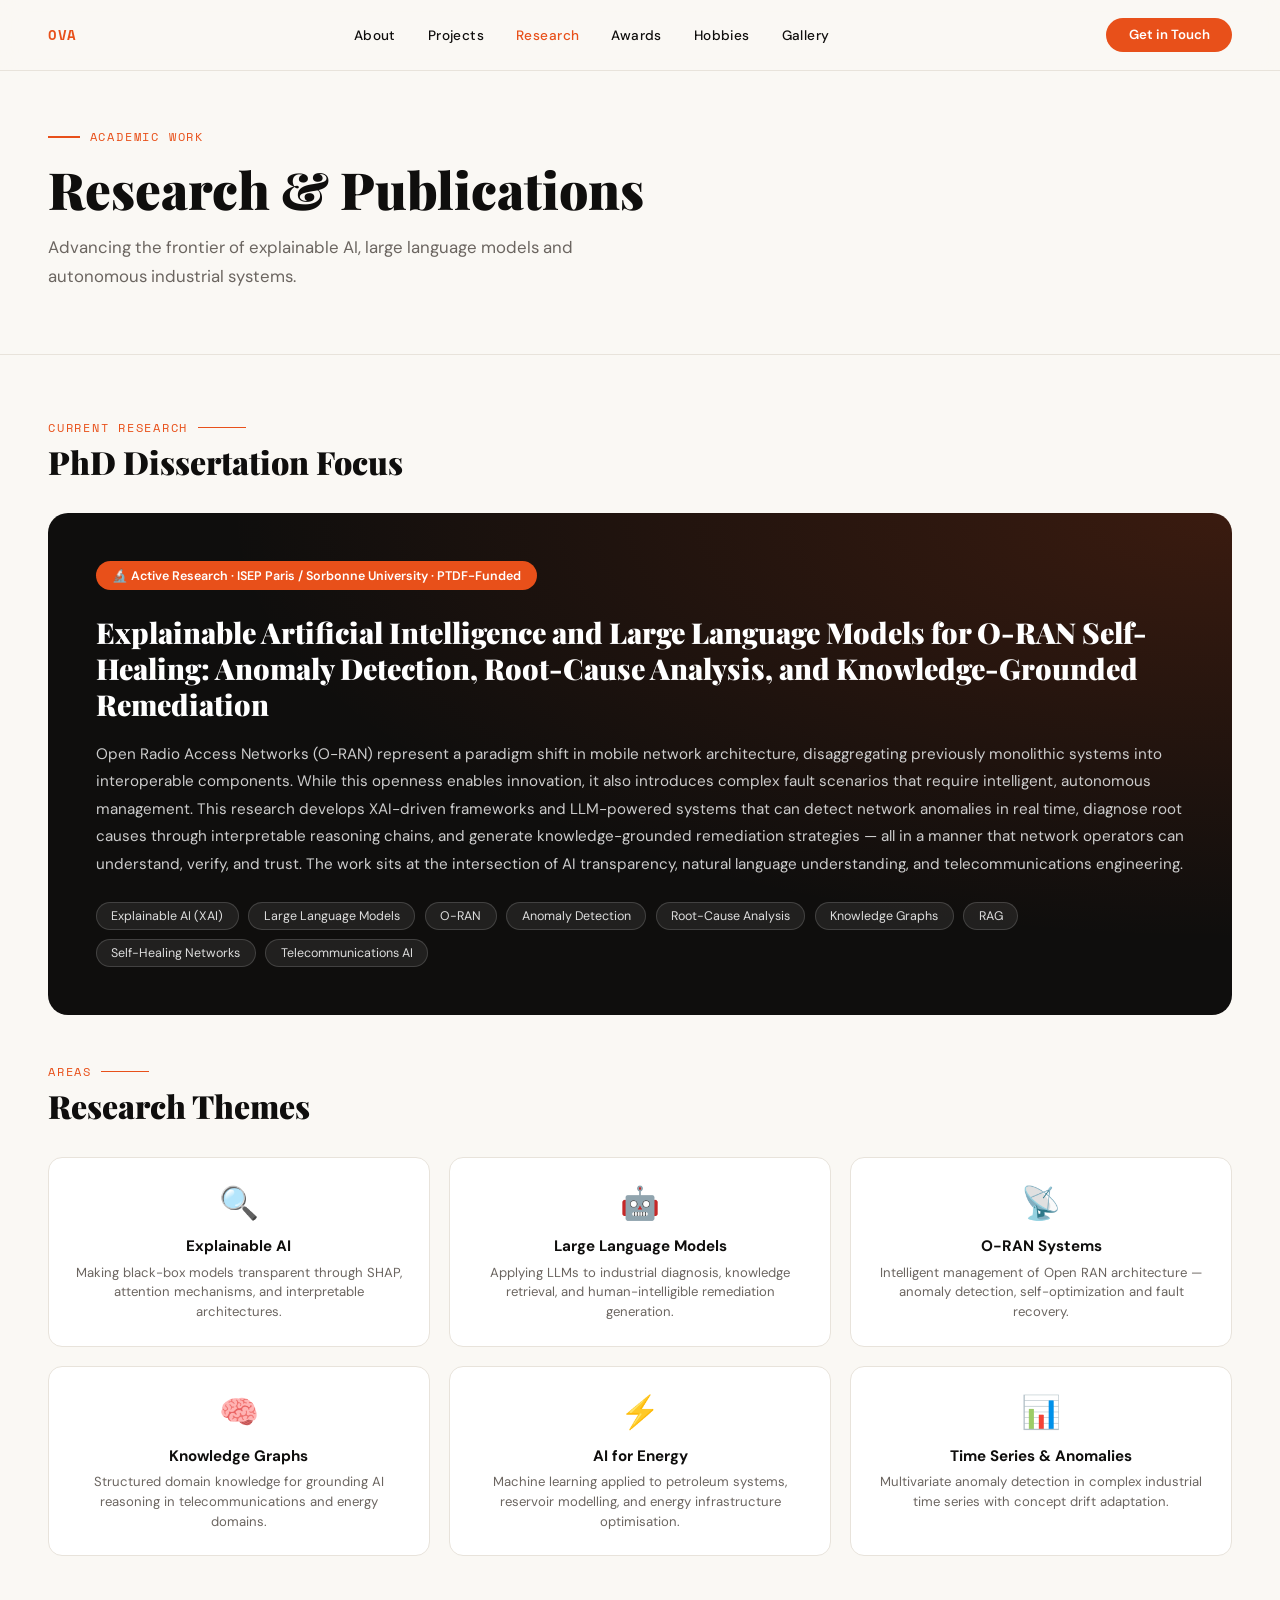
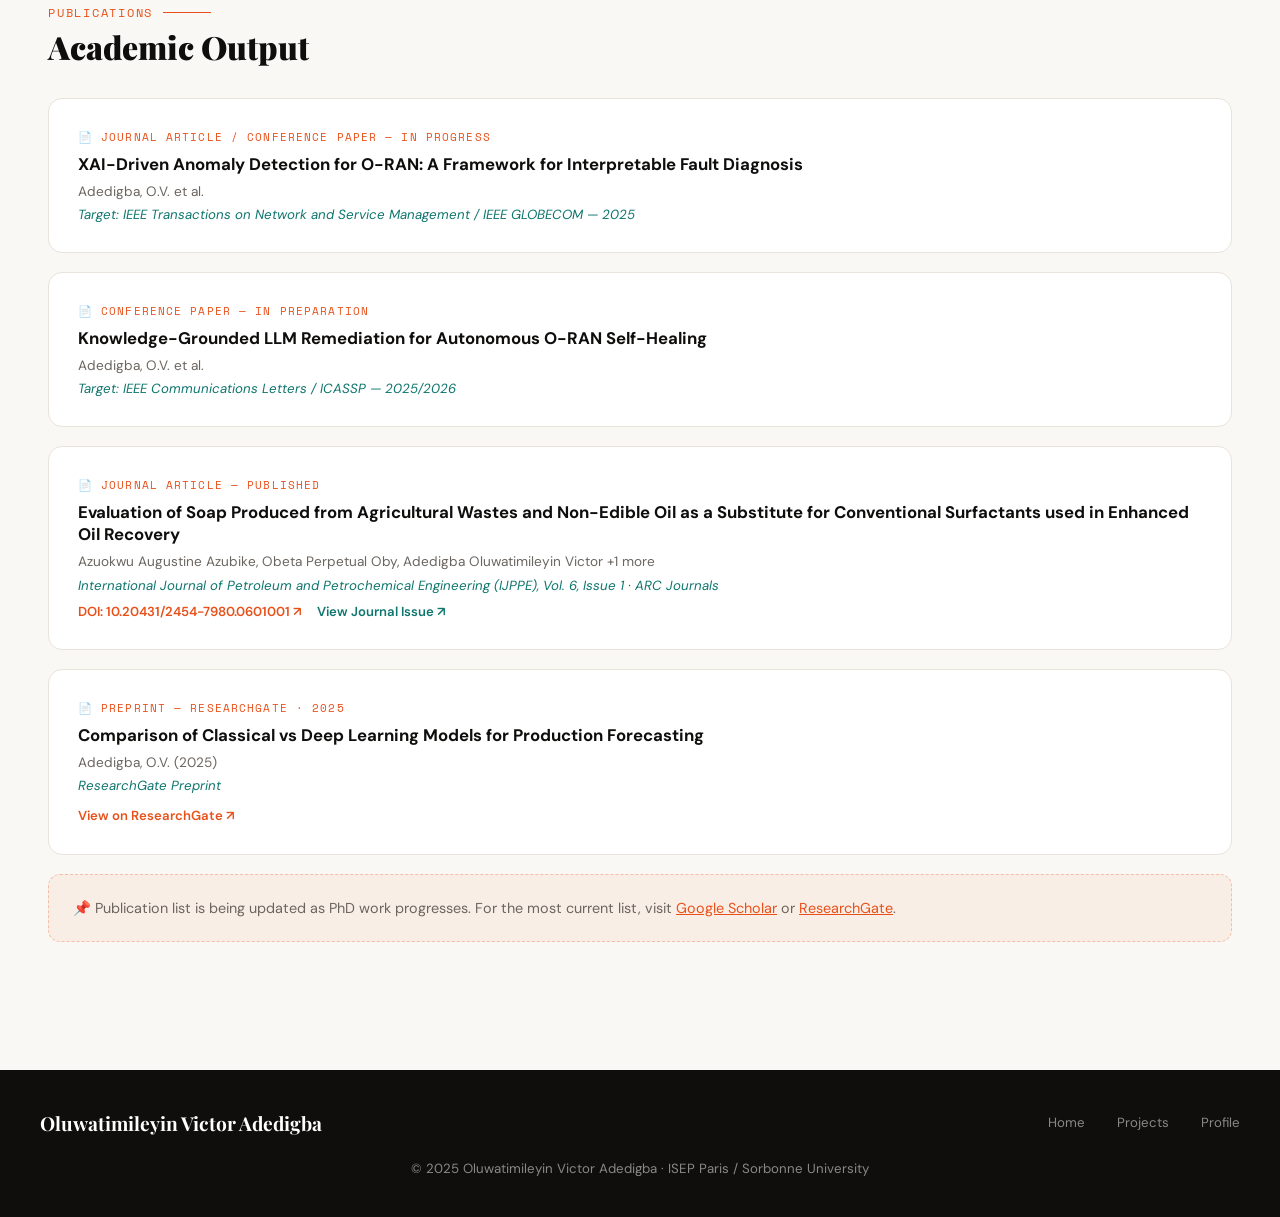
<file: research.html>
<!DOCTYPE html>
<html lang="en">
<head>
  <meta charset="UTF-8">
  <meta name="viewport" content="width=device-width, initial-scale=1.0">
  <title>Research — Oluwatimileyin Victor Adedigba</title>
  <link rel="preconnect" href="https://fonts.googleapis.com">
  <link href="https://fonts.googleapis.com/css2?family=Playfair+Display:wght@700;900&family=DM+Sans:wght@300;400;500;600&family=Space+Mono:wght@400;700&display=swap" rel="stylesheet">
  <link rel="stylesheet" href="shared.css">
  <style>
    .research-hero-box {
      background: var(--ink); border-radius: 20px; padding: 3rem;
      margin-bottom: 3rem; color: #fff;
      background-image: radial-gradient(ellipse at top right, rgba(232,80,26,0.2) 0%, transparent 60%);
    }
    .rh-badge {
      display: inline-flex; gap: 0.6rem; align-items: center;
      background: var(--accent); color: #fff; border-radius: 2rem;
      padding: 0.4rem 1rem; font-size: 0.78rem; font-weight: 600;
      margin-bottom: 1.5rem;
    }
    .rh-title {
      font-family: 'Playfair Display', serif; font-size: 1.8rem;
      font-weight: 900; line-height: 1.25; margin-bottom: 1.2rem;
    }
    .rh-abstract { font-size: 0.95rem; color: #ccc; line-height: 1.8; margin-bottom: 1.5rem; }
    .rh-keyword-row { display: flex; gap: 0.6rem; flex-wrap: wrap; }
    .rh-kw {
      background: rgba(255,255,255,0.08); border: 1px solid rgba(255,255,255,0.15);
      border-radius: 2rem; padding: 0.3rem 0.9rem;
      font-size: 0.78rem; color: #ddd;
    }
    .areas-grid { display: grid; grid-template-columns: repeat(3, 1fr); gap: 1.2rem; margin-bottom: 3rem; }
    .area-card {
      background: var(--card-bg); border: 1px solid var(--border);
      border-radius: 14px; padding: 1.5rem; text-align: center;
    }
    .area-icon { font-size: 2rem; margin-bottom: 0.8rem; }
    .area-title { font-weight: 700; font-size: 0.95rem; margin-bottom: 0.4rem; }
    .area-desc { font-size: 0.82rem; color: var(--mid); line-height: 1.5; }
    .pub-item {
      background: var(--card-bg); border: 1px solid var(--border);
      border-radius: 14px; padding: 1.8rem; margin-bottom: 1.2rem;
    }
    .pub-type {
      font-family: 'Space Mono', monospace; font-size: 0.7rem;
      letter-spacing: 0.1em; text-transform: uppercase; color: var(--accent);
      margin-bottom: 0.5rem;
    }
    .pub-title { font-weight: 700; font-size: 1.05rem; margin-bottom: 0.5rem; }
    .pub-authors { font-size: 0.85rem; color: var(--mid); margin-bottom: 0.4rem; }
    .pub-venue { font-size: 0.83rem; color: var(--teal); font-style: italic; }
    @media (max-width: 700px) { .areas-grid { grid-template-columns: 1fr; } }
  </style>
</head>
<body>
<nav>
  <a href="index.html" class="nav-logo">OVA</a>
  <ul class="nav-links">
    <li><a href="profile.html">About</a></li>
    <li><a href="projects.html">Projects</a></li>
    <li><a href="research.html" class="active">Research</a></li>
    <li><a href="awards.html">Awards</a></li>
    <li><a href="hobbies.html">Hobbies</a></li>
    <li><a href="photos.html">Gallery</a></li>
  </ul>
  <a href="mailto:timelvic@live.co.uk" class="nav-cta">Get in Touch</a>
</nav>

<div class="page-hero">
  <div class="page-eyebrow">Academic Work</div>
  <h1 class="page-title">Research &amp; Publications</h1>
  <p class="page-subtitle">Advancing the frontier of explainable AI, large language models and autonomous industrial systems.</p>
</div>

<div class="content">

  <!-- CURRENT RESEARCH -->
  <div class="section-label">Current Research</div>
  <h2 class="section-title">PhD Dissertation Focus</h2>
  <div class="research-hero-box">
    <div class="rh-badge">🔬 Active Research · ISEP Paris / Sorbonne University · PTDF-Funded</div>
    <div class="rh-title">Explainable Artificial Intelligence and Large Language Models for O-RAN Self-Healing: Anomaly Detection, Root-Cause Analysis, and Knowledge-Grounded Remediation</div>
    <div class="rh-abstract">
      Open Radio Access Networks (O-RAN) represent a paradigm shift in mobile network architecture, 
      disaggregating previously monolithic systems into interoperable components. While this openness 
      enables innovation, it also introduces complex fault scenarios that require intelligent, autonomous 
      management. This research develops XAI-driven frameworks and LLM-powered systems that can detect 
      network anomalies in real time, diagnose root causes through interpretable reasoning chains, and 
      generate knowledge-grounded remediation strategies — all in a manner that network operators can 
      understand, verify, and trust. The work sits at the intersection of AI transparency, natural 
      language understanding, and telecommunications engineering.
    </div>
    <div class="rh-keyword-row">
      <span class="rh-kw">Explainable AI (XAI)</span>
      <span class="rh-kw">Large Language Models</span>
      <span class="rh-kw">O-RAN</span>
      <span class="rh-kw">Anomaly Detection</span>
      <span class="rh-kw">Root-Cause Analysis</span>
      <span class="rh-kw">Knowledge Graphs</span>
      <span class="rh-kw">RAG</span>
      <span class="rh-kw">Self-Healing Networks</span>
      <span class="rh-kw">Telecommunications AI</span>
    </div>
  </div>

  <!-- RESEARCH AREAS -->
  <div class="section-label" style="margin-top:1rem;">Areas</div>
  <h2 class="section-title">Research Themes</h2>
  <div class="areas-grid">
    <div class="area-card">
      <div class="area-icon">🔍</div>
      <div class="area-title">Explainable AI</div>
      <div class="area-desc">Making black-box models transparent through SHAP, attention mechanisms, and interpretable architectures.</div>
    </div>
    <div class="area-card">
      <div class="area-icon">🤖</div>
      <div class="area-title">Large Language Models</div>
      <div class="area-desc">Applying LLMs to industrial diagnosis, knowledge retrieval, and human-intelligible remediation generation.</div>
    </div>
    <div class="area-card">
      <div class="area-icon">📡</div>
      <div class="area-title">O-RAN Systems</div>
      <div class="area-desc">Intelligent management of Open RAN architecture — anomaly detection, self-optimization and fault recovery.</div>
    </div>
    <div class="area-card">
      <div class="area-icon">🧠</div>
      <div class="area-title">Knowledge Graphs</div>
      <div class="area-desc">Structured domain knowledge for grounding AI reasoning in telecommunications and energy domains.</div>
    </div>
    <div class="area-card">
      <div class="area-icon">⚡</div>
      <div class="area-title">AI for Energy</div>
      <div class="area-desc">Machine learning applied to petroleum systems, reservoir modelling, and energy infrastructure optimisation.</div>
    </div>
    <div class="area-card">
      <div class="area-icon">📊</div>
      <div class="area-title">Time Series & Anomalies</div>
      <div class="area-desc">Multivariate anomaly detection in complex industrial time series with concept drift adaptation.</div>
    </div>
  </div>

  <!-- PUBLICATIONS -->
  <div class="section-label">Publications</div>
  <h2 class="section-title">Academic Output</h2>

  <div class="pub-item">
    <div class="pub-type">📄 Journal Article / Conference Paper — In Progress</div>
    <div class="pub-title">XAI-Driven Anomaly Detection for O-RAN: A Framework for Interpretable Fault Diagnosis</div>
    <div class="pub-authors">Adedigba, O.V. et al.</div>
    <div class="pub-venue">Target: IEEE Transactions on Network and Service Management / IEEE GLOBECOM — 2025</div>
  </div>

  <div class="pub-item">
    <div class="pub-type">📄 Conference Paper — In Preparation</div>
    <div class="pub-title">Knowledge-Grounded LLM Remediation for Autonomous O-RAN Self-Healing</div>
    <div class="pub-authors">Adedigba, O.V. et al.</div>
    <div class="pub-venue">Target: IEEE Communications Letters / ICASSP — 2025/2026</div>
  </div>

  <div class="pub-item">
    <div class="pub-type">📄 Journal Article — Published</div>
    <div class="pub-title">Evaluation of Soap Produced from Agricultural Wastes and Non-Edible Oil as a Substitute for Conventional Surfactants used in Enhanced Oil Recovery</div>
    <div class="pub-authors">Azuokwu Augustine Azubike, Obeta Perpetual Oby, Adedigba Oluwatimileyin Victor +1 more</div>
    <div class="pub-venue">International Journal of Petroleum and Petrochemical Engineering (IJPPE), Vol. 6, Issue 1 · ARC Journals</div>
    <div style="margin-top:0.6rem;display:flex;gap:1rem;flex-wrap:wrap;">
      <a href="https://doi.org/10.20431/2454-7980.0601001" target="_blank" style="font-size:0.82rem;color:var(--accent);text-decoration:none;font-weight:600;">DOI: 10.20431/2454-7980.0601001 ↗</a>
      <a href="https://www.arcjournals.org/international-journal-of-petroleum-and-petrochemical-engineering/volume-6-issue-1/" target="_blank" style="font-size:0.82rem;color:var(--teal);text-decoration:none;font-weight:600;">View Journal Issue ↗</a>
    </div>
  </div>

  <div class="pub-item">
    <div class="pub-type">📄 Preprint — ResearchGate · 2025</div>
    <div class="pub-title">Comparison of Classical vs Deep Learning Models for Production Forecasting</div>
    <div class="pub-authors">Adedigba, O.V. (2025)</div>
    <div class="pub-venue">ResearchGate Preprint</div>
    <div style="margin-top:0.6rem;">
      <a href="https://www.researchgate.net/publication/392104348_Comparison_of_Classical_Models_against_DL_Time_Series_Models_on_Production_Data" target="_blank" style="font-size:0.82rem;color:var(--accent);text-decoration:none;font-weight:600;">View on ResearchGate ↗</a>
    </div>
  </div>

  <div style="background: rgba(232,80,26,0.06); border: 1px dashed rgba(232,80,26,0.3); border-radius: 12px; padding: 1.5rem; margin-top: 1rem;">
    <p style="font-size:0.9rem; color:var(--mid);">
      📌 Publication list is being updated as PhD work progresses. 
      For the most current list, visit 
      <a href="https://scholar.google.com/citations?hl=en&user=VD_4vW0AAAAJ" target="_blank" style="color:var(--accent);">Google Scholar</a> or 
      <a href="https://www.researchgate.net/profile/Oluwatimileyin-Adedigba" target="_blank" style="color:var(--accent);">ResearchGate</a>.
    </p>
  </div>

</div>

<footer>
  <div class="footer-top">
    <span class="footer-name">Oluwatimileyin Victor Adedigba</span>
    <ul class="footer-links">
      <li><a href="index.html">Home</a></li>
      <li><a href="projects.html">Projects</a></li>
      <li><a href="profile.html">Profile</a></li>
    </ul>
  </div>
  <p>© 2025 Oluwatimileyin Victor Adedigba · ISEP Paris / Sorbonne University</p>
</footer>
</body>
</html>
</file>
<file: shared.css>
/* Shared styles for all sub-pages */
:root {
  --ink: #0f0e0d;
  --cream: #faf8f4;
  --accent: #e8501a;
  --gold: #d4a017;
  --teal: #0f766e;
  --mid: #6b6560;
  --card-bg: #ffffff;
  --border: #e8e3db;
}
*, *::before, *::after { box-sizing: border-box; margin: 0; padding: 0; }
html { scroll-behavior: smooth; }
body {
  font-family: 'DM Sans', sans-serif;
  background: var(--cream);
  color: var(--ink);
  overflow-x: hidden;
}

nav {
  position: fixed; top: 0; left: 0; right: 0;
  z-index: 100;
  display: flex; align-items: center; justify-content: space-between;
  padding: 1.1rem 3rem;
  background: rgba(250,248,244,0.92);
  backdrop-filter: blur(12px);
  border-bottom: 1px solid var(--border);
}
.nav-logo {
  font-family: 'Space Mono', monospace;
  font-size: 0.85rem; font-weight: 700;
  color: var(--accent); letter-spacing: 0.05em;
  text-decoration: none;
}
.nav-links { display: flex; gap: 2rem; list-style: none; }
.nav-links a {
  font-size: 0.85rem; font-weight: 500; color: var(--ink);
  text-decoration: none; letter-spacing: 0.03em; transition: color 0.2s;
}
.nav-links a:hover, .nav-links a.active { color: var(--accent); }
.nav-cta {
  background: var(--accent); color: #fff;
  padding: 0.55rem 1.4rem; border-radius: 2rem;
  font-size: 0.83rem; font-weight: 600; text-decoration: none;
  transition: background 0.2s;
}
.nav-cta:hover { background: #c43e10; }

.page-hero {
  padding: 8rem 3rem 4rem;
  max-width: 1300px; margin: 0 auto;
  border-bottom: 1px solid var(--border);
}
.page-eyebrow {
  font-family: 'Space Mono', monospace;
  font-size: 0.75rem; letter-spacing: 0.15em; text-transform: uppercase;
  color: var(--accent); margin-bottom: 1rem;
  display: flex; align-items: center; gap: 0.6rem;
}
.page-eyebrow::before { content: ''; display: block; width: 2rem; height: 2px; background: var(--accent); }
.page-title {
  font-family: 'Playfair Display', serif;
  font-size: clamp(2.2rem, 4vw, 3.5rem);
  font-weight: 900; line-height: 1.1; margin-bottom: 1rem;
}
.page-subtitle {
  font-size: 1.05rem; color: var(--mid); max-width: 600px; line-height: 1.7;
}

.content { max-width: 1300px; margin: 0 auto; padding: 4rem 3rem; }

.section-label {
  font-family: 'Space Mono', monospace;
  font-size: 0.73rem; letter-spacing: 0.15em; text-transform: uppercase;
  color: var(--accent); margin-bottom: 0.5rem;
  display: flex; align-items: center; gap: 0.6rem;
}
.section-label::after { content: ''; flex: 1; max-width: 3rem; height: 1px; background: var(--accent); }
.section-title {
  font-family: 'Playfair Display', serif;
  font-size: clamp(1.5rem, 2.5vw, 2rem); font-weight: 900;
  margin-bottom: 2rem; line-height: 1.15;
}

.card {
  background: var(--card-bg); border: 1px solid var(--border);
  border-radius: 16px; padding: 2rem;
  transition: transform 0.2s, box-shadow 0.2s;
}
.card:hover { transform: translateY(-3px); box-shadow: 0 12px 30px rgba(0,0,0,0.08); }

.tag {
  display: inline-block;
  background: rgba(232,80,26,0.1); color: var(--accent);
  border-radius: 2rem; padding: 0.25rem 0.8rem;
  font-size: 0.76rem; font-weight: 600;
}
.tag-blue { background: rgba(15,118,110,0.1); color: var(--teal); }
.tag-gold { background: rgba(212,160,23,0.15); color: #9a7200; }

footer {
  background: var(--ink); color: #888;
  text-align: center; padding: 2.5rem;
  font-size: 0.83rem; margin-top: 4rem;
}
footer a { color: var(--accent); text-decoration: none; }
.footer-top {
  display: flex; justify-content: space-between; align-items: center;
  max-width: 1200px; margin: 0 auto 1.5rem; flex-wrap: wrap; gap: 1rem;
}
.footer-name {
  font-family: 'Playfair Display', serif; font-size: 1.2rem;
  font-weight: 700; color: #fff;
}
.footer-links { display: flex; gap: 2rem; list-style: none; }
.footer-links a { color: #888; text-decoration: none; font-size: 0.83rem; }
.footer-links a:hover { color: var(--accent); }

@media (max-width: 900px) {
  nav { padding: 1rem 1.5rem; }
  .nav-links { display: none; }
  .page-hero { padding: 7rem 1.5rem 3rem; }
  .content { padding: 3rem 1.5rem; }
}
</file>
